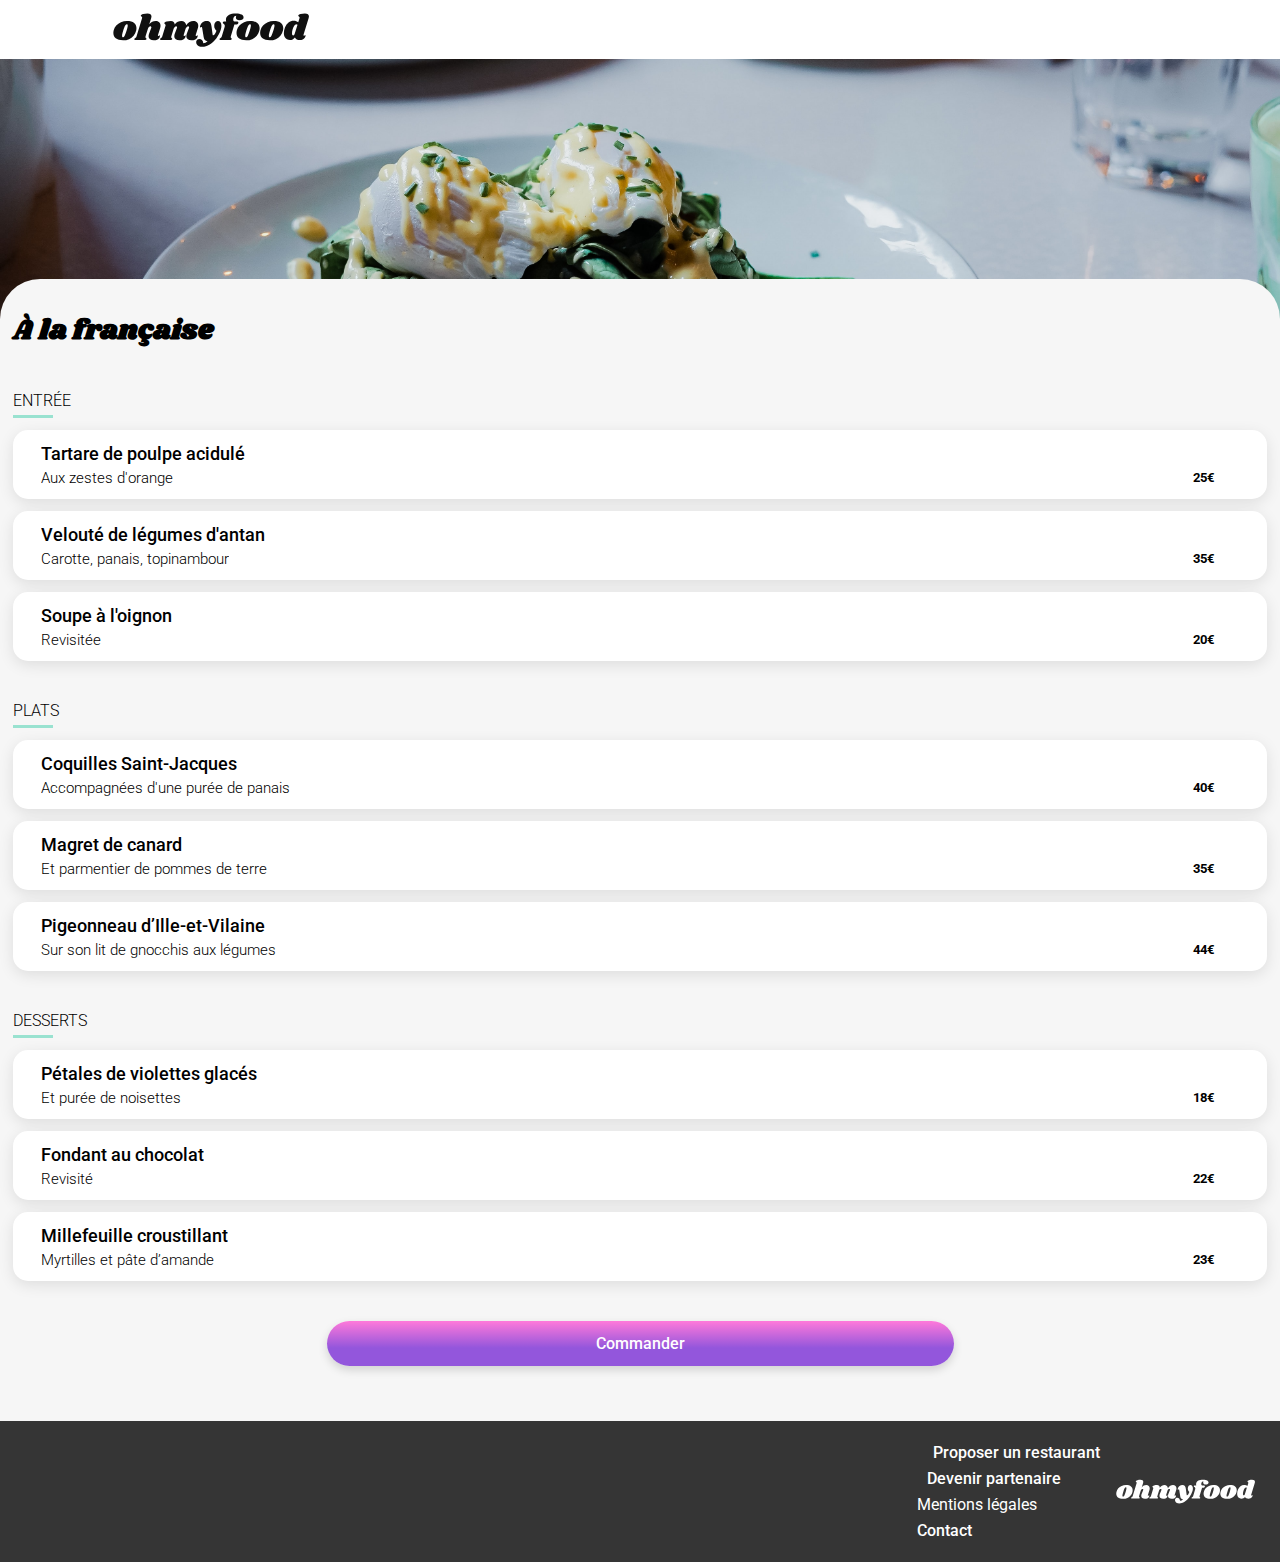
<file: HTML/Restaurants/Menu_A la française.html>
<!DOCTYPE html>

<html lang="fr">
    <head>
        <meta charset="utf-8"/>
        <meta name="viewport" content="width=device-width", initial-scale="1.0">
        <meta name="description" content="Menu du restaurant À la française sur le site Ohmyfood">
        <title>Restaurant A la française</title>
        <link rel="preconnect" href="https://fonts.googleapis.com">
        <link rel="preconnect" href="https://fonts.gstatic.com" crossorigin>
        <link href="https://fonts.googleapis.com/css2?family=Shrikhand&display=swap" rel="stylesheet">
        <link rel="preconnect" href="https://fonts.googleapis.com">
        <link rel="preconnect" href="https://fonts.gstatic.com" crossorigin>
        <link href="https://fonts.googleapis.com/css2?family=Roboto:ital,wght@0,100;0,300;0,400;0,500;0,700;0,900;1,100;1,300;1,400;1,500;1,700;1,900&family=Shrikhand&display=swap" rel="stylesheet">
        <link rel="stylesheet" href="https://cdnjs.cloudflare.com/ajax/libs/font-awesome/6.2.1/css/all.min.css" integrity="sha512-MV7K8+y+gLIBoVD59lQIYicR65iaqukzvf/nwasF0nqhPay5w/9lJmVM2hMDcnK1OnMGCdVK+iQrJ7lzPJQd1w==" crossorigin="anonymous" referrerpolicy="no-referrer">
        <link rel="stylesheet" href="../../SASS/Mobile/Restaurant-Mobile.css">
    </head>
    <body>
        <div class="Main-Container">
            <header id="Head__site">
                <nav class="Navbar">                                          
                            <a class="Navbar__Link"  href="../Accueil.html" aria-label="Retour vers la page d'accueil">
                                <i class="fa-solid fa-arrow-left"></i> 
                            </a>                                            
                    <div class="Navbar__Title">
                        <img class="Navbar__Title--Logo" src="..\..\IMAGES\Logos\ohmyfood@2x.svg" alt="Logo Ohmyfood">
                    </div>                    
                </nav>    
            </header>                                                              
                <main>
                    <div class="Background__Menu">
                        <img class="Background__Menu--IMG" src="../../IMAGES/Photos/toa-heftiba-DQKerTsQwi0-unsplash.jpg" alt="Oeufs pochés sur lit d'épinard et tranche de pain">
                    </div>
                    <article id="Main__Article">
                        <header class="Restaurant__Presentation">
                            <h1 class="Restaurant__Presentation--title">À la française</h1>
                            <i class="fa-regular fa-heart"></i>
                        </header>
                            <section class="Menu">
                                <div class="Menu__Starter">
                                    <h2 class="Menu__Starter--title">ENTRÉE</h2>
                                    <button class="Menu__Btn">
                                        <div class="Menu__Select">
                                            <h3 class="Menu__Select--dishe">Tartare de poulpe acidulé</h3>
                                            <p class="Menu__Select--info">Aux zestes d'orange</p>                                            
                                        </div>
                                        <span class="Menu__Btn--price" data-price="25">25€</span>                                    
                                    </button>
                                    <button class="Menu__Btn">
                                        <div class="Menu__Select">
                                            <h3 class="Menu__Select--dishe">Velouté de légumes d'antan</h3>
                                            <p class="Menu__Select--info">Carotte, panais, topinambour</p>
                                        </div>
                                        <span class="Menu__Btn--price" data-price="35">35€</span>                                        
                                    </button>                                    
                                    <button class="Menu__Btn">
                                        <div class="Menu__Select">
                                            <h3 class="Menu__Select--dishe">Soupe à l'oignon</h3>
                                            <p class="Menu__Select--info">Revisitée</p>                                            
                                        </div>
                                        <span class="Menu__Btn--price" data-price="20">20€</span>                                       
                                    </button>                                
                                </div>                            
                                <div class="Menu__Maincourse">
                                    <h2 class="Menu__Maincourse--title">PLATS</h2>
                                    <button class="Menu__Btn">
                                        <div class="Menu__Select">
                                            <h3 class="Menu__Select--dishe">Coquilles Saint-Jacques</h3>
                                            <p class="Menu__Select--info">Accompagnées d'une purée de panais</p>
                                        </div>
                                        <span class="Menu__Btn--price" data-price="40">40€</span>                                        
                                    </button>                                    
                                    <button class="Menu__Btn">
                                        <div class="Menu__Select">
                                            <h3 class="Menu__Select--dishe">Magret de canard</h3>
                                            <p class="Menu__Select--info">Et parmentier de pommes de terre</p>
                                        </div> 
                                        <span class="Menu__Btn--price" data-price="35">35€</span>                                       
                                    </button>                                    
                                    <button class="Menu__Btn">
                                        <div class="Menu__Select">
                                            <h3 class="Menu__Select--dishe">Pigeonneau d’Ille-et-Vilaine</h3>
                                            <p class="Menu__Select--info">Sur son lit de gnocchis aux légumes</p>                                            
                                        </div>
                                        <span class="Menu__Btn--price" data-price="44">44€</span>                                                       
                                    </button>
                                </div>    
                                <div class="Menu__Dessert">
                                    <h2 class="Menu__Dessert--title">DESSERTS</h2>                                    
                                    <button class="Menu__Btn">
                                        <div class="Menu__Select">
                                            <h3 class="Menu__Select--dishe">Pétales de violettes glacés</h3>
                                            <p class="Menu__Select--info">Et purée de noisettes</p>                                            
                                        </div>
                                        <span class="Menu__Btn--price" data-price="18">18€</span>                                    
                                    </button>                            
                                    <button class="Menu__Btn">
                                        <div class="Menu__Select">
                                            <h3 class="Menu__Select--dishe">Fondant au chocolat</h3>
                                            <p class="Menu__Select--info">Revisité</p>                                            
                                        </div>
                                        <span class="Menu__Btn--price" data-price="22">22€</span>                                                                                                                                                                   
                                    </button>
                                    <button class="Menu__Btn">
                                        <div class="Menu__Select">
                                            <h3 class="Menu__Select--dishe">Millefeuille croustillant</h3>
                                            <p class="Menu__Select--info">Myrtilles et pâte d’amande</p>                                            
                                        </div>
                                        <span class="Menu__Btn--price" data-price="23">23€</span>                                                                                                                                                                   
                                    </button>
                                </div>                            
                                    <button class="Menu__CommandBTN">Commander</button>                    
                        </section>                                                                        
                    </article>                    
                </main>
            <footer id="Generic__Footer">
                <div class="Container__List">
                    <img class="Container__List--logo" src="../../IMAGES/Logos/ohmyfood@2xwhite.svg" alt="Logo Ohmyfood">
                    <ul class="List__Info">
                        <li class="List__Info--suggest"><i class="fa-solid fa-utensils"></i>Proposer un restaurant</li>
                        <li class="List__Info--partner"><i class="fa-solid fa-handshake-angle"></i>Devenir partenaire</li>
                        <li class="List__Info--legal">Mentions légales</li>
                        <li class="List__Info--contact"><a class="List__Info--link"href="mailto:ohmyfood@gmail.com">Contact</a></li>
                    </ul>
                </div>
            </footer>                              
        </div>
    </body>        
</html>
</file>
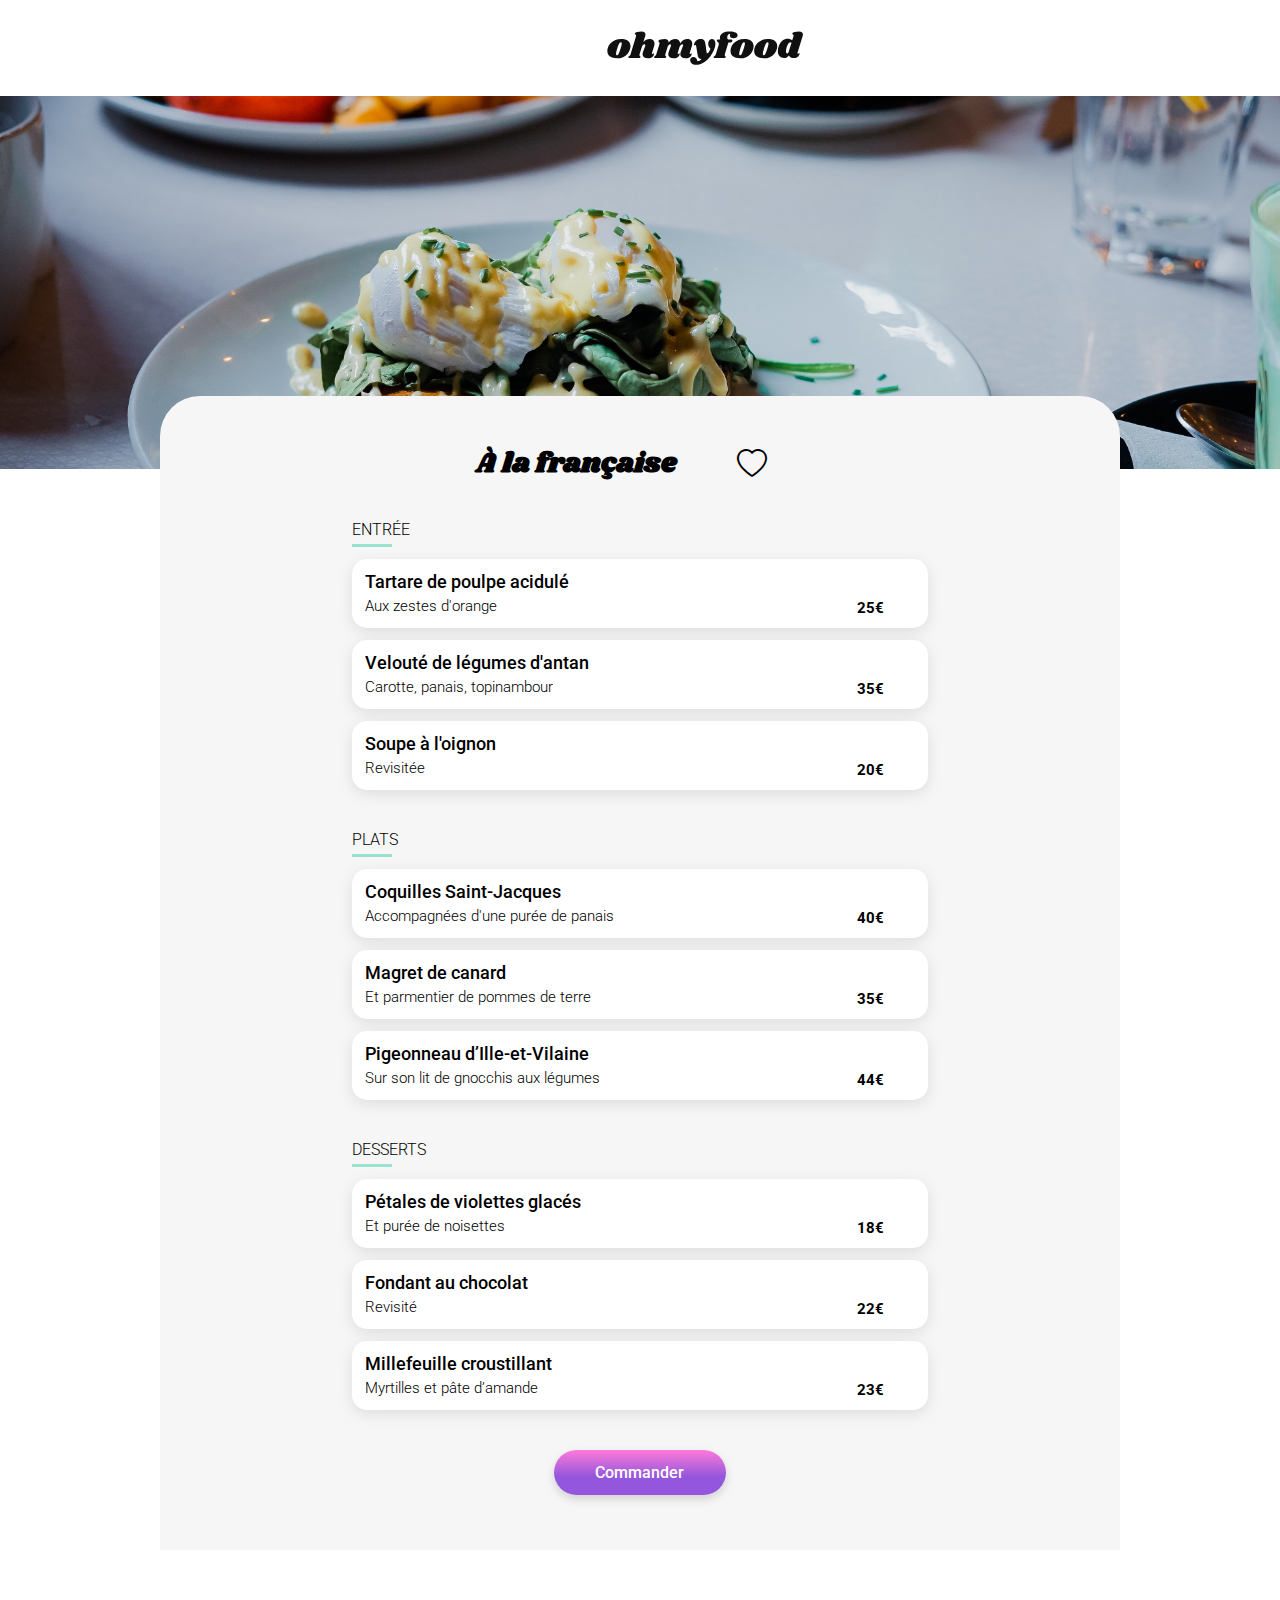
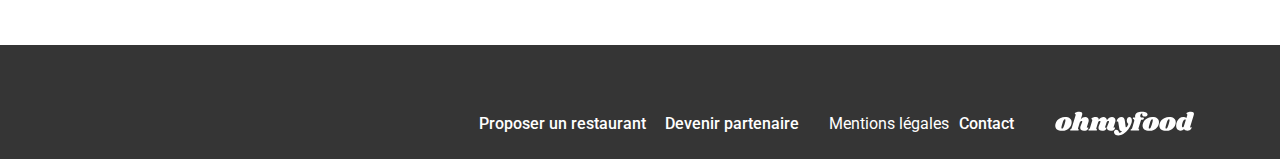
<file: HTML/Restaurants/Menu_A_la_française.html>
<!DOCTYPE html>

<html lang="fr">
    <head>
        <meta charset="utf-8">
        <meta name="viewport" content="width=device-width initial-scale=1.0">
        <meta name="description" content="Menu du restaurant À la française sur le site Ohmyfood">
        <title>Restaurant A la française</title>
        <link rel="preconnect" href="https://fonts.googleapis.com">
        <link rel="preconnect" href="https://fonts.gstatic.com" crossorigin>
        <link href="https://fonts.googleapis.com/css2?family=Shrikhand&display=swap" rel="stylesheet">
        <link rel="preconnect" href="https://fonts.googleapis.com">
        <link rel="preconnect" href="https://fonts.gstatic.com" crossorigin>
        <link rel="stylesheet" href="https://cdn.jsdelivr.net/npm/bootstrap-icons@1.11.3/font/bootstrap-icons.min.css">
        <link href="https://fonts.googleapis.com/css2?family=Roboto:ital,wght@0,100;0,300;0,400;0,500;0,700;0,900;1,100;1,300;1,400;1,500;1,700;1,900&family=Shrikhand&display=swap" rel="stylesheet">
        <link rel="stylesheet" href="https://cdnjs.cloudflare.com/ajax/libs/font-awesome/6.2.1/css/all.min.css" integrity="sha512-MV7K8+y+gLIBoVD59lQIYicR65iaqukzvf/nwasF0nqhPay5w/9lJmVM2hMDcnK1OnMGCdVK+iQrJ7lzPJQd1w==" crossorigin="anonymous" referrerpolicy="no-referrer">
        <link rel="stylesheet" media="screen and (min-width: 320px) and (max-width: 780px)" href="../../SASS/Mobile/Restaurant-Mobile.css" type="text/css">
        <link rel="stylesheet" media="(min-width : 1024px)" href="../../SASS/Desktop/Restaurant-Desktop.css" type="text/css">
        <link rel="stylesheet" media="screen and (min-width : 780.1px) and (max-width : 1023.9px)" href="../../SASS/Tablette/Restaurant.Tablette.css" type="text/css">
    </head>
    <body>
        <div class="Main-Container">
            <header id="Head__site">
                <nav class="Navbar">                                          
                            <a class="Navbar__Link"  href="../../index.html" aria-label="Retour vers la page d'accueil">
                                <i class="fa-solid fa-arrow-left"></i> 
                            </a>                                            
                    <div class="Navbar__Title">
                        <img class="Navbar__Title--Logo" src="../../IMAGES/Logos/ohmyfood@2x.svg" alt="Logo Ohmyfood">
                    </div>                    
                </nav>    
            </header>                                                              
                <main>
                    <div class="Background__Menu">
                        <img class="Background__Menu--IMG" src="../../IMAGES/Photos/toa-heftiba-DQKerTsQwi0-unsplash.jpg" alt="Oeufs pochés sur lit d'épinard et tranche de pain">
                    </div>
                    <article id="Main__Article">
                        <header class="Restaurant__Presentation">
                            <h1 class="Restaurant__Presentation--title">À la française</h1>
                            <div class="Heartbox">
                                <i class="bi bi-heart"></i>
                            </div>
                        </header>
                            <section class="Menu">
                                <div class="Menu__Starter">
                                    <h2 class="Menu__Starter--title">ENTRÉE</h2>
                                    <div class="Menu__Btn">
                                        <div class="Menu__Select">
                                            <h3 class="Menu__Select--dishe">Tartare de poulpe acidulé</h3>
                                            <p class="Menu__Select--info">Aux zestes d'orange</p>                                            
                                        </div>
                                        <span class="Menu__Btn--price" data-price="25">25€</span>                                                                            
                                    </div>
                                    <div class="Menu__Btn">
                                        <div class="Menu__Select">
                                            <h3 class="Menu__Select--dishe">Velouté de légumes d'antan</h3>
                                            <p class="Menu__Select--info">Carotte, panais, topinambour</p>
                                        </div>
                                        <span class="Menu__Btn--price" data-price="35">35€</span>                                                                                 
                                    </div>                                    
                                    <div class="Menu__Btn">
                                        <div class="Menu__Select">
                                            <h3 class="Menu__Select--dishe">Soupe à l'oignon</h3>
                                            <p class="Menu__Select--info">Revisitée</p>                                            
                                        </div>
                                        <span class="Menu__Btn--price" data-price="20">20€</span>                                                                                
                                    </div>                                
                                </div>                            
                                <div class="Menu__Maincourse">
                                    <h2 class="Menu__Maincourse--title">PLATS</h2>
                                    <div class="Menu__Btn">
                                        <div class="Menu__Select">
                                            <h3 class="Menu__Select--dishe">Coquilles Saint-Jacques</h3>
                                            <p class="Menu__Select--info">Accompagnées d'une purée de panais</p>
                                        </div>
                                        <span class="Menu__Btn--price" data-price="40">40€</span>                                                                                 
                                    </div>                                    
                                    <div class="Menu__Btn">
                                        <div class="Menu__Select">
                                            <h3 class="Menu__Select--dishe">Magret de canard</h3>
                                            <p class="Menu__Select--info">Et parmentier de pommes de terre</p>
                                        </div> 
                                        <span class="Menu__Btn--price" data-price="35">35€</span>                                                                                
                                    </div>                                    
                                    <div class="Menu__Btn">
                                        <div class="Menu__Select">
                                            <h3 class="Menu__Select--dishe">Pigeonneau d’Ille-et-Vilaine</h3>
                                            <p class="Menu__Select--info">Sur son lit de gnocchis aux légumes</p>                                            
                                        </div>
                                        <span class="Menu__Btn--price" data-price="44">44€</span>                                                                                                
                                    </div>
                                </div>    
                                <div class="Menu__Dessert">
                                    <h2 class="Menu__Dessert--title">DESSERTS</h2>                                    
                                    <div class="Menu__Btn">
                                        <div class="Menu__Select">
                                            <h3 class="Menu__Select--dishe">Pétales de violettes glacés</h3>
                                            <p class="Menu__Select--info">Et purée de noisettes</p>                                            
                                        </div>
                                        <span class="Menu__Btn--price" data-price="18">18€</span>                                                                             
                                    </div>                            
                                    <div class="Menu__Btn">
                                        <div class="Menu__Select">
                                            <h3 class="Menu__Select--dishe">Fondant au chocolat</h3>
                                            <p class="Menu__Select--info">Revisité</p>                                            
                                        </div>
                                        <span class="Menu__Btn--price" data-price="22">22€</span>                                                                                                                                                                                                            
                                    </div>
                                    <div class="Menu__Btn">
                                        <div class="Menu__Select">
                                            <h3 class="Menu__Select--dishe">Millefeuille croustillant</h3>
                                            <p class="Menu__Select--info">Myrtilles et pâte d’amande</p>                                            
                                        </div>
                                        <span class="Menu__Btn--price" data-price="23">23€</span>                                                                                                                                                                                                            
                                    </div>
                                </div>                            
                                    <button class="Menu__CommandBTN">Commander</button>                    
                        </section>                                                                        
                    </article>                    
                </main>                                     
        </div>
        <footer id="Generic__Footer">            
            <div class="Container__List">
                <div>
                    <img class="Container__List--logo" src="/IMAGES/Logos/ohmyfood@2xwhite.svg" alt="Logo Ohmyfood">
                </div>
                <div>
                    <ul class="List__Info">
                        <li class="List__Info--suggest">
                            <i class="fa-solid fa-utensils"></i>
                            Proposer un restaurant</li>
                        <li class="List__Info--partner"><i class="fa-solid fa-handshake-angle"></i>
                            Devenir partenaire</li>
                        <li class="List__Info--legal">Mentions légales</li>
                        <li class="List__Info--contact">
                            <a class="List__Info--link" href="mailto:ohmyfood@gmail.com">Contact</a>
                        </li>
                    </ul>
                </div>                
            </div>
        </footer>            
    </body>        
</html>
</file>
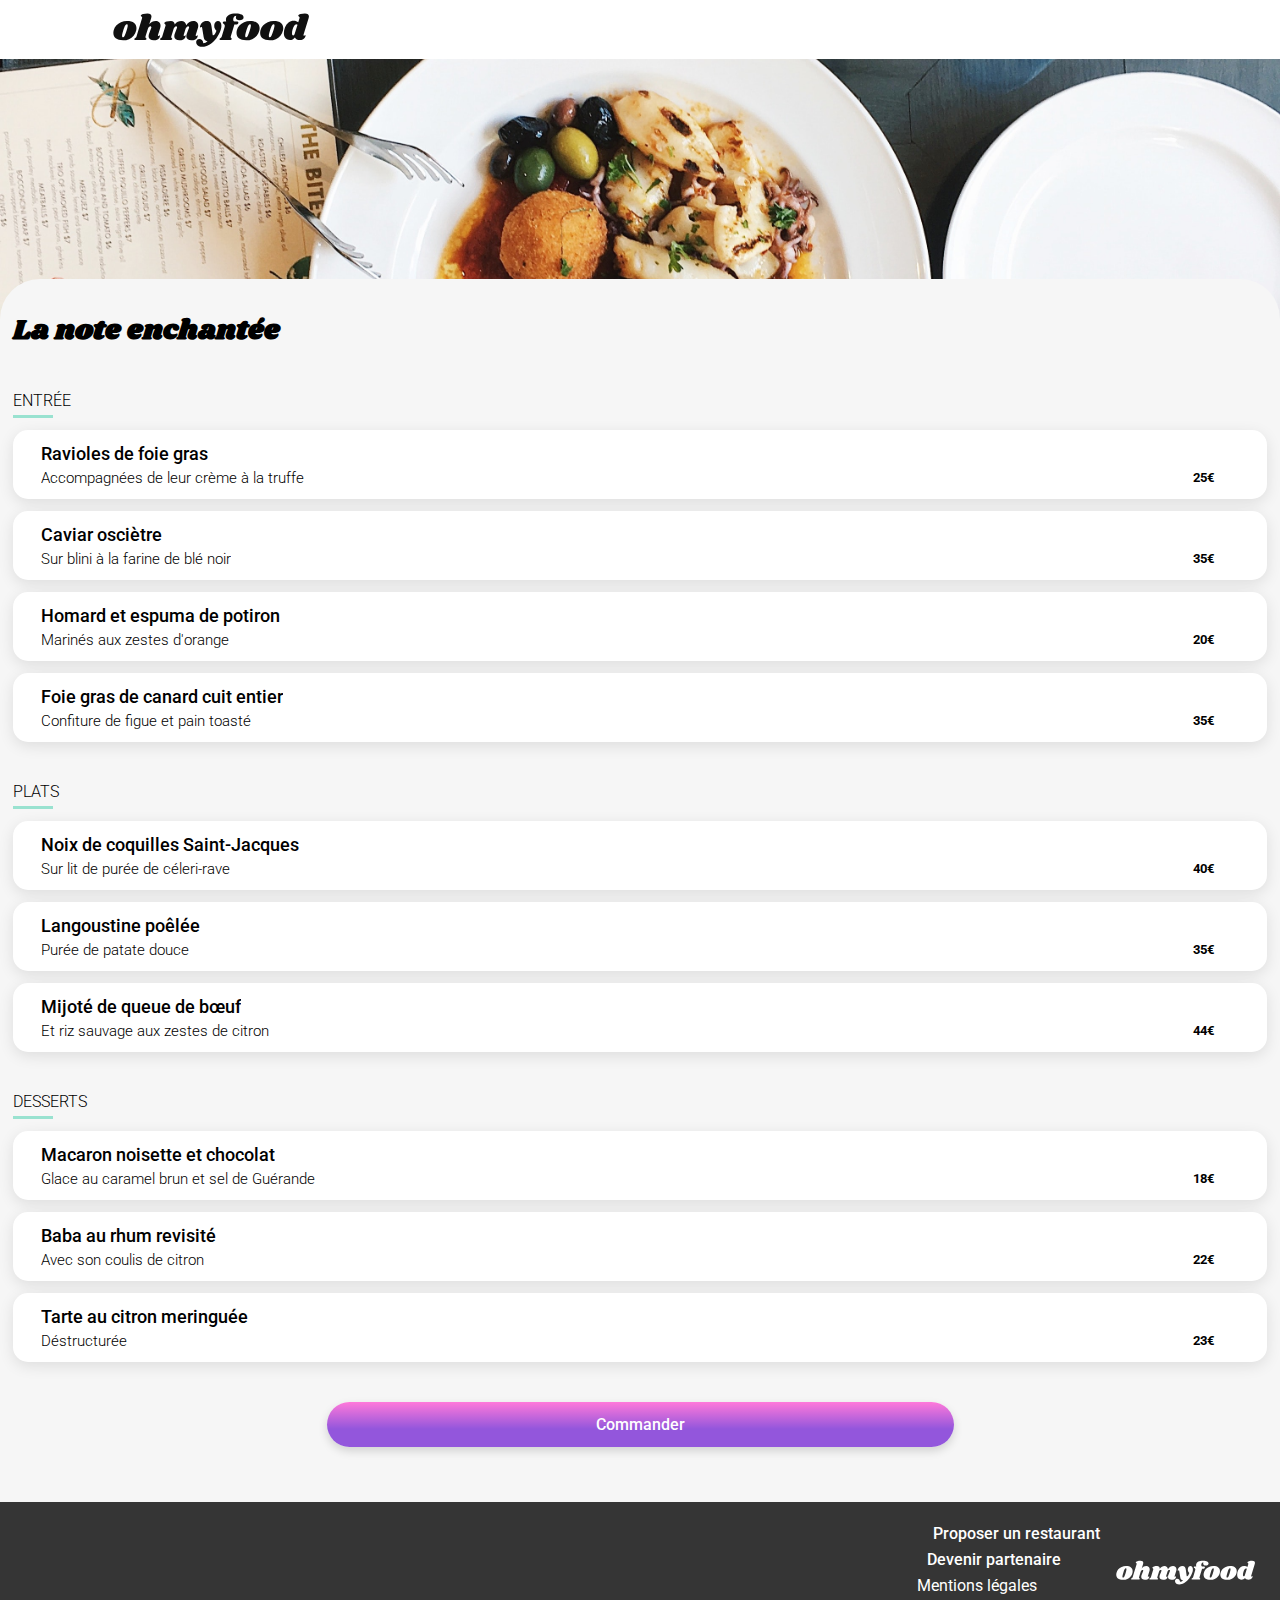
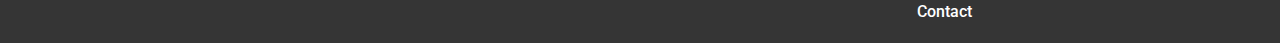
<file: HTML/Restaurants/Menu_La note enchantée.html>
<!DOCTYPE html>

<html lang="fr">
    <head>
        <meta charset="utf-8"/>
        <meta name="viewport" content="width=device-width", initial-scale="1.0">
        <meta name="description" content="Menu du restaurant La note enchantée sur le site Ohmyfood">
        <title>Restaurant la note enchantée</title>
        <link rel="preconnect" href="https://fonts.googleapis.com">
        <link rel="preconnect" href="https://fonts.gstatic.com" crossorigin>
        <link href="https://fonts.googleapis.com/css2?family=Shrikhand&display=swap" rel="stylesheet">
        <link rel="preconnect" href="https://fonts.googleapis.com">
        <link rel="preconnect" href="https://fonts.gstatic.com" crossorigin>
        <link href="https://fonts.googleapis.com/css2?family=Roboto:ital,wght@0,100;0,300;0,400;0,500;0,700;0,900;1,100;1,300;1,400;1,500;1,700;1,900&family=Shrikhand&display=swap" rel="stylesheet">
        <link rel="stylesheet" href="https://cdnjs.cloudflare.com/ajax/libs/font-awesome/6.2.1/css/all.min.css" integrity="sha512-MV7K8+y+gLIBoVD59lQIYicR65iaqukzvf/nwasF0nqhPay5w/9lJmVM2hMDcnK1OnMGCdVK+iQrJ7lzPJQd1w==" crossorigin="anonymous" referrerpolicy="no-referrer">
        <link rel="stylesheet" href="../../SASS/Mobile/Restaurant-Mobile.css">
    </head>
    <body>
        <div class="Main-Container">
            <header id="Head__site">
                <nav class="Navbar">                                          
                            <a class="Navbar__Link"  href="../Accueil.html" aria-label="Retour vers la page d'accueil">
                                <i class="fa-solid fa-arrow-left"></i> 
                            </a>                                            
                    <div class="Navbar__Title">
                        <img class="Navbar__Title--Logo" src="..\..\IMAGES\Logos\ohmyfood@2x.svg" alt="Logo Ohmyfood">
                    </div>                    
                </nav>    
            </header>                                          
                <div class="Main-Container__Menu">
                <main>
                    <div class="Background__Menu">
                        <img class="Background__Menu--IMG" src="../../IMAGES/Photos/stil-u2Lp8tXIcjw-unsplash.jpg" alt="Oeufs pochés sur lit d'épinard et tranche de pain">
                    </div>
                    <article id="Main__Article">
                        <header class="Restaurant__Presentation">
                            <h1 class="Restaurant__Presentation--title">La note enchantée</h1>
                            <i class="fa-regular fa-heart"></i>
                        </header>
                            <section class="Menu">
                                <div class="Menu__Starter">
                                    <h2 class="Menu__Starter--title">ENTRÉE</h2>
                                    <button class="Menu__Btn">
                                        <div class="Menu__Select">
                                            <h3 class="Menu__Select--dishe">Ravioles de foie gras</h3>
                                            <p class="Menu__Select--info">Accompagnées de leur crème à la truffe</p>                                            
                                        </div>
                                        <span class="Menu__Btn--price" data-price="25">25€</span>                                    
                                    </button>
                                    <button class="Menu__Btn">
                                        <div class="Menu__Select">
                                            <h3 class="Menu__Select--dishe">Caviar osciètre</h3>
                                            <p class="Menu__Select--info">Sur blini à la farine de blé noir</p>
                                        </div>
                                        <span class="Menu__Btn--price" data-price="35">35€</span>                                        
                                    </button>                                    
                                    <button class="Menu__Btn">
                                        <div class="Menu__Select">
                                            <h3 class="Menu__Select--dishe">Homard et espuma de potiron</h3>
                                            <p class="Menu__Select--info">Marinés aux zestes d'orange</p>                                            
                                        </div>
                                        <span class="Menu__Btn--price" data-price="20">20€</span>                                       
                                    </button>
                                    <button class="Menu__Btn">
                                        <div class="Menu__Select">
                                            <h3 class="Menu__Select--dishe">Foie gras de canard cuit entier</h3>
                                            <p class="Menu__Select--info">Confiture de figue et pain toasté</p>                                            
                                        </div>
                                        <span class="Menu__Btn--price" data-price="35">35€</span>                                       
                                    </button>                                
                                </div>                            
                                <div class="Menu__Maincourse">
                                    <h2 class="Menu__Maincourse--title">PLATS</h2>
                                    <button class="Menu__Btn">
                                        <div class="Menu__Select">
                                            <h3 class="Menu__Select--dishe">Noix de coquilles Saint-Jacques</h3>
                                            <p class="Menu__Select--info">Sur lit de purée de céleri-rave</p>
                                        </div>
                                        <span class="Menu__Btn--price" data-price="40">40€</span>                                        
                                    </button>                                    
                                    <button class="Menu__Btn">
                                        <div class="Menu__Select">
                                            <h3 class="Menu__Select--dishe">Langoustine poêlée</h3>
                                            <p class="Menu__Select--info">Purée de patate douce</p>
                                        </div> 
                                        <span class="Menu__Btn--price" data-price="35">35€</span>                                       
                                    </button>                                    
                                    <button class="Menu__Btn">
                                        <div class="Menu__Select">
                                            <h3 class="Menu__Select--dishe">Mijoté de queue de bœuf</h3>
                                            <p class="Menu__Select--info">Et riz sauvage aux zestes de citron</p>                                            
                                        </div>
                                        <span class="Menu__Btn--price" data-price="44">44€</span>                                                       
                                    </button>
                                </div>    
                                <div class="Menu__Dessert">
                                    <h2 class="Menu__Dessert--title">DESSERTS</h2>                                    
                                    <button class="Menu__Btn">
                                        <div class="Menu__Select">
                                            <h3 class="Menu__Select--dishe">Macaron noisette et chocolat</h3>
                                            <p class="Menu__Select--info">Glace au caramel brun et sel de Guérande</p>                                            
                                        </div>
                                        <span class="Menu__Btn--price" data-price="18">18€</span>                                    
                                    </button>                            
                                    <button class="Menu__Btn">
                                        <div class="Menu__Select">
                                            <h3 class="Menu__Select--dishe">Baba au rhum revisité</h3>
                                            <p class="Menu__Select--info">Avec son coulis de citron</p>                                            
                                        </div>
                                        <span class="Menu__Btn--price" data-price="22">22€</span>                                                                                                                                                                   
                                    </button>
                                    <button class="Menu__Btn">
                                        <div class="Menu__Select">
                                            <h3 class="Menu__Select--dishe">Tarte au citron meringuée</h3>
                                            <p class="Menu__Select--info">Déstructurée</p>                                            
                                        </div>
                                        <span class="Menu__Btn--price" data-price="23">23€</span>                                                                                                                                                                   
                                    </button>
                                </div>                            
                                    <button class="Menu__CommandBTN">Commander</button>                    
                        </section>                                                   
                    </article>
                </main>                          
            <footer id="Generic__Footer">
                <div class="Container__List">
                    <img class="Container__List--logo" src="../../IMAGES/Logos/ohmyfood@2xwhite.svg" alt="Logo Ohmyfood">
                    <ul class="List__Info">
                        <li class="List__Info--suggest"><i class="fa-solid fa-utensils"></i>Proposer un restaurant</li>
                        <li class="List__Info--partner"><i class="fa-solid fa-handshake-angle"></i>Devenir partenaire</li>
                        <li class="List__Info--legal">Mentions légales</li>
                        <li class="List__Info--contact"><a class="List__Info--link"href="mailto:ohmyfood@gmail.com">Contact</a></li>
                    </ul>
                </div>
            </footer>    
        </div>
    </body>        
</html>
</file>
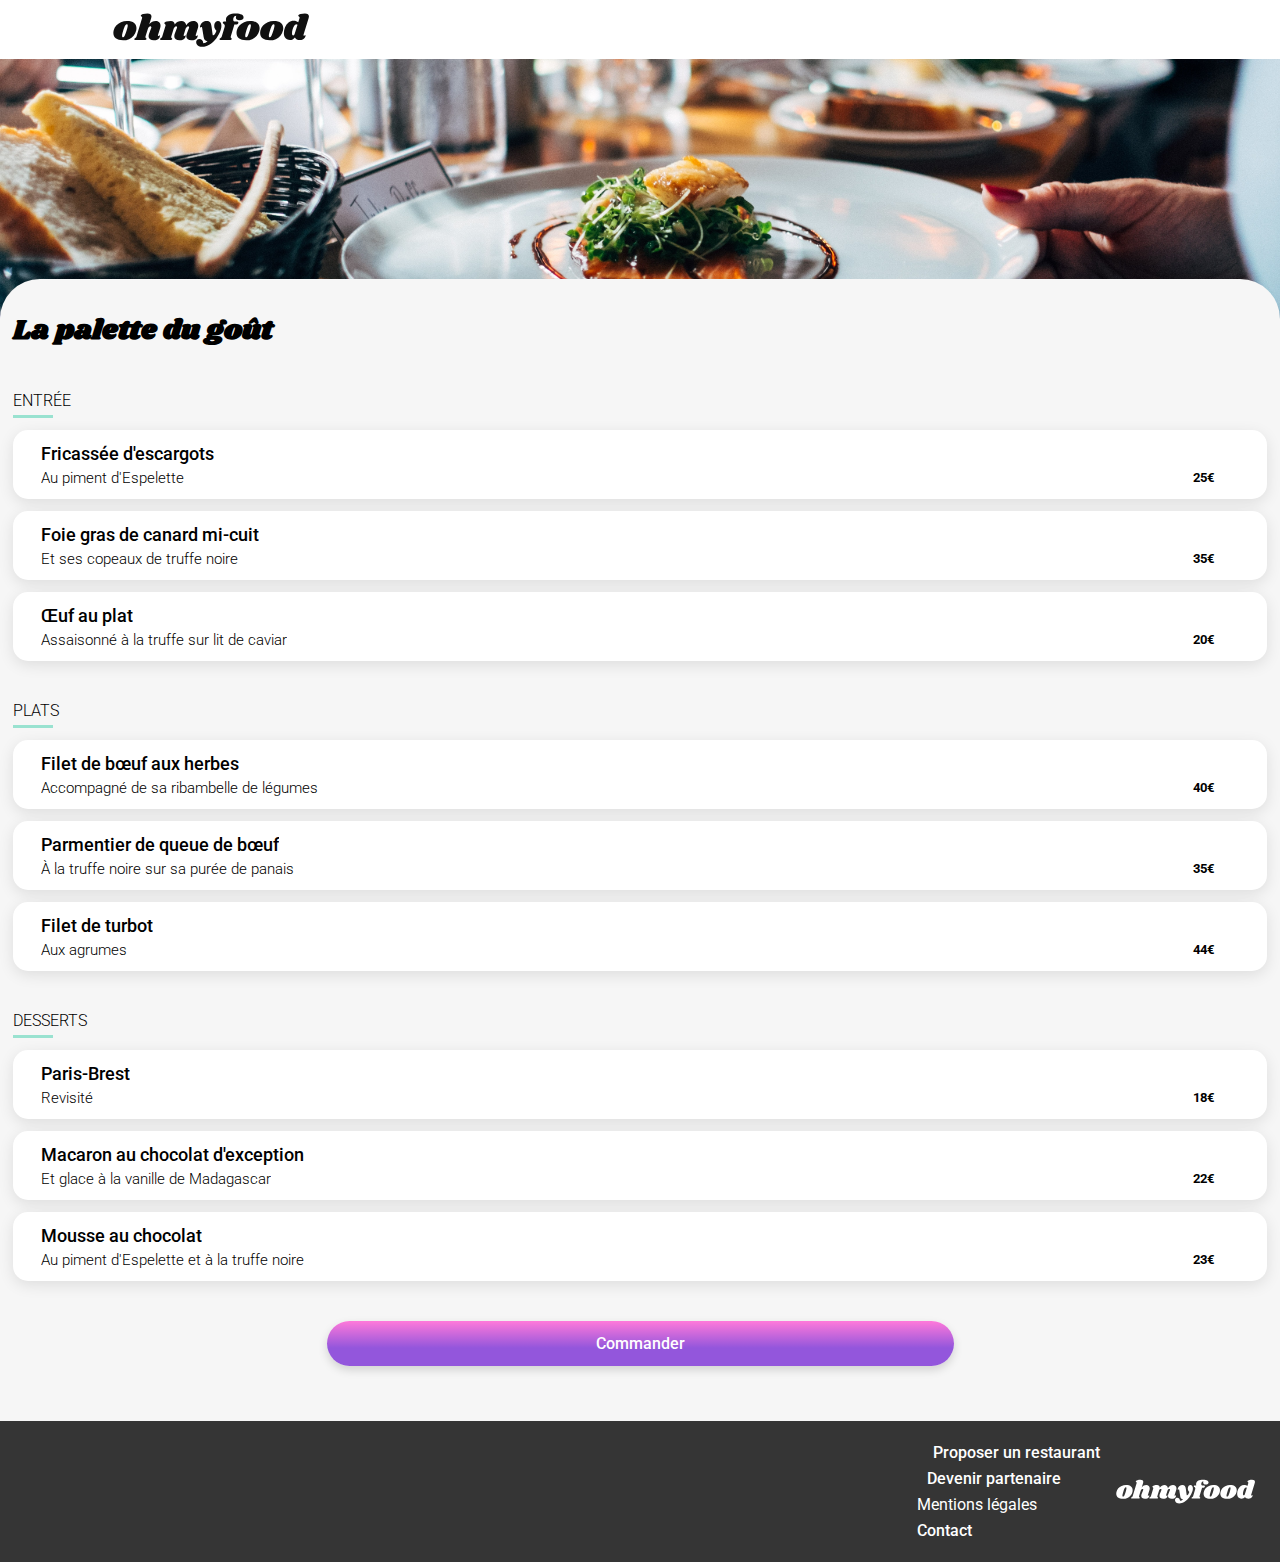
<file: HTML/Restaurants/Menu_La palette du goût.html>
<!DOCTYPE html>

<html lang="fr">
    <head>
        <meta charset="utf-8"/>
        <meta name="viewport" content="width=device-width", initial-scale="1.0">
        <meta name="description" content="Menu du restaurant la palette du goût sur le site Ohmyfood">
        <title>Restaurant la palette du goût</title>
        <link rel="preconnect" href="https://fonts.googleapis.com">
        <link rel="preconnect" href="https://fonts.gstatic.com" crossorigin>
        <link href="https://fonts.googleapis.com/css2?family=Shrikhand&display=swap" rel="stylesheet">
        <link rel="preconnect" href="https://fonts.googleapis.com">
        <link rel="preconnect" href="https://fonts.gstatic.com" crossorigin>
        <link href="https://fonts.googleapis.com/css2?family=Roboto:ital,wght@0,100;0,300;0,400;0,500;0,700;0,900;1,100;1,300;1,400;1,500;1,700;1,900&family=Shrikhand&display=swap" rel="stylesheet">
        <link rel="stylesheet" href="https://cdnjs.cloudflare.com/ajax/libs/font-awesome/6.2.1/css/all.min.css" integrity="sha512-MV7K8+y+gLIBoVD59lQIYicR65iaqukzvf/nwasF0nqhPay5w/9lJmVM2hMDcnK1OnMGCdVK+iQrJ7lzPJQd1w==" crossorigin="anonymous" referrerpolicy="no-referrer">
        <link rel="stylesheet" href="../../SASS/Mobile/Restaurant-Mobile.css">
    </head>
    <body>
        <div class="Main-Container">
            <header id="Head__site">
                <nav class="Navbar">                                          
                            <a class="Navbar__Link"  href="../Accueil.html" aria-label="Retour vers la page d'accueil">
                                <i class="fa-solid fa-arrow-left"></i> 
                            </a>                                            
                    <div class="Navbar__Title">
                        <img class="Navbar__Title--Logo" src="..\..\IMAGES\Logos\ohmyfood@2x.svg" alt="Logo Ohmyfood">
                    </div>                    
                </nav>    
            </header>                                                
                <div class="Main-Container__Menu">
                <main>
                    <div class="Background__Menu">
                        <img class="Background__Menu--IMG" src="../../IMAGES/Photos/jay-wennington-N_Y88TWmGwA-unsplash.jpg" alt="Oeufs pochés sur lit d'épinard et tranche de pain">
                    </div>
                    <article id="Main__Article">
                        <header class="Restaurant__Presentation">
                            <h1 class="Restaurant__Presentation--title">La palette du goût</h1>
                            <i class="fa-regular fa-heart"></i>
                        </header>
                            <section class="Menu">
                                <div class="Menu__Starter">
                                    <h2 class="Menu__Starter--title">ENTRÉE</h2>
                                    <button class="Menu__Btn">
                                        <div class="Menu__Select">
                                            <h3 class="Menu__Select--dishe">Fricassée d'escargots</h3>
                                            <p class="Menu__Select--info">Au piment d'Espelette</p>                                            
                                        </div>
                                        <span class="Menu__Btn--price" data-price="25">25€</span>                                    
                                    </button>
                                    <button class="Menu__Btn">
                                        <div class="Menu__Select">
                                            <h3 class="Menu__Select--dishe">Foie gras de canard mi-cuit</h3>
                                            <p class="Menu__Select--info">Et ses copeaux de truffe noire</p>
                                        </div>
                                        <span class="Menu__Btn--price" data-price="35">35€</span>                                        
                                    </button>                                    
                                    <button class="Menu__Btn">
                                        <div class="Menu__Select">
                                            <h3 class="Menu__Select--dishe">Œuf au plat</h3>
                                            <p class="Menu__Select--info">Assaisonné à la truffe sur lit de caviar</p>                                            
                                        </div>
                                        <span class="Menu__Btn--price" data-price="20">20€</span>                                       
                                    </button>                                
                                </div>                            
                                <div class="Menu__Maincourse">
                                    <h2 class="Menu__Maincourse--title">PLATS</h2>
                                    <button class="Menu__Btn">
                                        <div class="Menu__Select">
                                            <h3 class="Menu__Select--dishe">Filet de bœuf aux herbes</h3>
                                            <p class="Menu__Select--info">Accompagné de sa ribambelle de légumes</p>
                                        </div>
                                        <span class="Menu__Btn--price" data-price="40">40€</span>                                        
                                    </button>                                    
                                    <button class="Menu__Btn">
                                        <div class="Menu__Select">
                                            <h3 class="Menu__Select--dishe">Parmentier de queue de bœuf</h3>
                                            <p class="Menu__Select--info">À la truffe noire sur sa purée de panais</p>
                                        </div> 
                                        <span class="Menu__Btn--price" data-price="35">35€</span>                                       
                                    </button>                                    
                                    <button class="Menu__Btn">
                                        <div class="Menu__Select">
                                            <h3 class="Menu__Select--dishe">Filet de turbot</h3>
                                            <p class="Menu__Select--info">Aux agrumes</p>                                            
                                        </div>
                                        <span class="Menu__Btn--price" data-price="44">44€</span>                                                       
                                    </button>
                                </div>    
                                <div class="Menu__Dessert">
                                    <h2 class="Menu__Dessert--title">DESSERTS</h2>                                    
                                    <button class="Menu__Btn">
                                        <div class="Menu__Select">
                                            <h3 class="Menu__Select--dishe">Paris-Brest</h3>
                                            <p class="Menu__Select--info">Revisité</p>                                            
                                        </div>
                                        <span class="Menu__Btn--price" data-price="18">18€</span>                                    
                                    </button>                            
                                    <button class="Menu__Btn">
                                        <div class="Menu__Select">
                                            <h3 class="Menu__Select--dishe">Macaron au chocolat d'exception</h3>
                                            <p class="Menu__Select--info">Et glace à la vanille de Madagascar</p>                                            
                                        </div>
                                        <span class="Menu__Btn--price" data-price="22">22€</span>                                                                                                                                                                   
                                    </button>
                                    <button class="Menu__Btn">
                                        <div class="Menu__Select">
                                            <h3 class="Menu__Select--dishe">Mousse au chocolat</h3>
                                            <p class="Menu__Select--info">Au piment d'Espelette et à la truffe noire</p>                                            
                                        </div>
                                        <span class="Menu__Btn--price" data-price="23">23€</span>                                                                                                                                                                   
                                    </button>
                                </div>                            
                                    <button class="Menu__CommandBTN">Commander</button>                    
                        </section>                                                                        
                    </article>                    
                </main>
            <footer id="Generic__Footer">
                <div class="Container__List">
                    <img class="Container__List--logo" src="../../IMAGES/Logos/ohmyfood@2xwhite.svg" alt="Logo Ohmyfood">
                    <ul class="List__Info">
                        <li class="List__Info--suggest"><i class="fa-solid fa-utensils"></i>Proposer un restaurant</li>
                        <li class="List__Info--partner"><i class="fa-solid fa-handshake-angle"></i>Devenir partenaire</li>
                        <li class="List__Info--legal">Mentions légales</li>
                        <li class="List__Info--contact"><a class="List__Info--link"href="mailto:ohmyfood@gmail.com">Contact</a></li>
                    </ul>
                </div>
            </footer>                              
        </div>
    </body>        
</html>
</file>
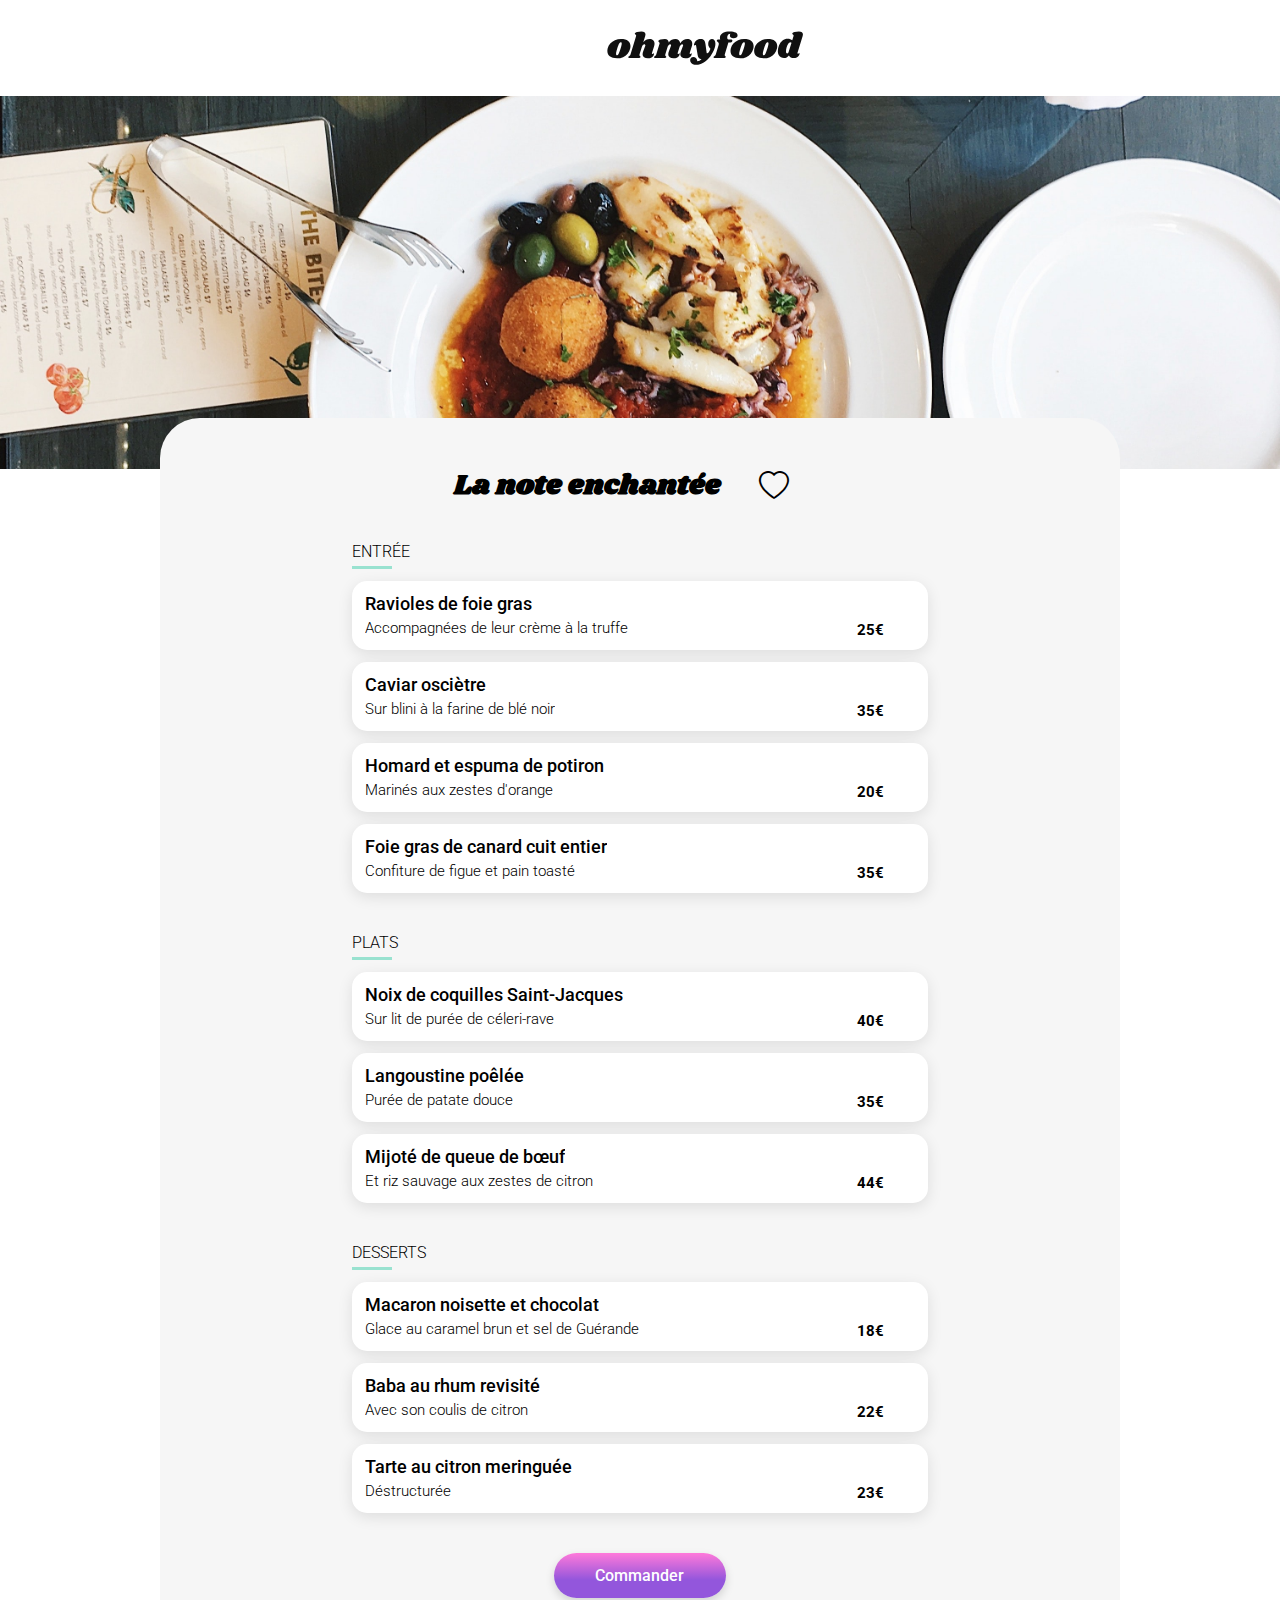
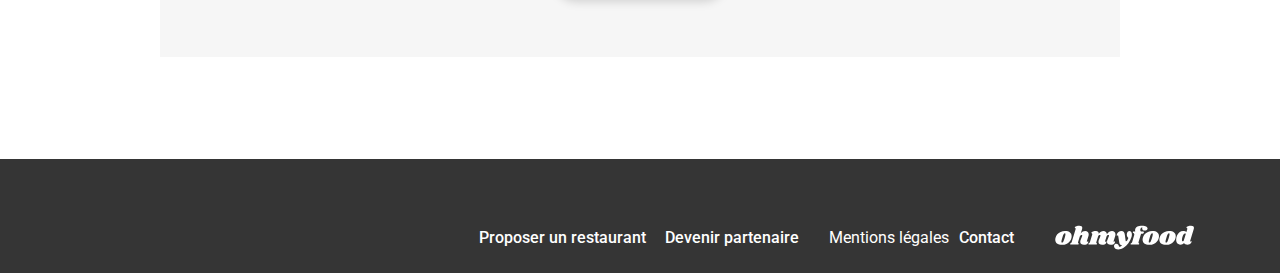
<file: HTML/Restaurants/Menu_La_note_enchantée.html>
<!DOCTYPE html>

<html lang="fr">
    <head>
        <meta charset="utf-8">
        <meta name="viewport" content="width=device-width initial-scale=1.0">
        <meta name="description" content="Menu du restaurant La note enchantée sur le site Ohmyfood">
        <title>Restaurant la note enchantée</title>
        <link rel="preconnect" href="https://fonts.googleapis.com">
        <link rel="preconnect" href="https://fonts.gstatic.com" crossorigin>
        <link href="https://fonts.googleapis.com/css2?family=Shrikhand&display=swap" rel="stylesheet">
        <link rel="preconnect" href="https://fonts.googleapis.com">
        <link rel="preconnect" href="https://fonts.gstatic.com" crossorigin>
        <link href="https://fonts.googleapis.com/css2?family=Roboto:ital,wght@0,100;0,300;0,400;0,500;0,700;0,900;1,100;1,300;1,400;1,500;1,700;1,900&family=Shrikhand&display=swap" rel="stylesheet">
        <link rel="stylesheet" href="https://cdn.jsdelivr.net/npm/bootstrap-icons@1.11.3/font/bootstrap-icons.min.css">
        <link rel="stylesheet" href="https://cdnjs.cloudflare.com/ajax/libs/font-awesome/6.2.1/css/all.min.css" integrity="sha512-MV7K8+y+gLIBoVD59lQIYicR65iaqukzvf/nwasF0nqhPay5w/9lJmVM2hMDcnK1OnMGCdVK+iQrJ7lzPJQd1w==" crossorigin="anonymous" referrerpolicy="no-referrer">
        <link rel="stylesheet" media="screen and (min-width: 320px) and (max-width: 780px)" href="../../SASS/Mobile/Restaurant-Mobile.css" type="text/css">
        <link rel="stylesheet" media="(min-width : 1024px)" href="../../SASS/Desktop/Restaurant-Desktop.css" type="text/css">
        <link rel="stylesheet" media="screen and (min-width : 780.1px) and (max-width : 1023.9px)" href="../../SASS/Tablette/Restaurant.Tablette.css" type="text/css">
    </head>
    <body>
        <div class="Main-Container">
            <header id="Head__site">
                <nav class="Navbar">                                          
                            <a class="Navbar__Link"  href="../../index.html" aria-label="Retour vers la page d'accueil">
                                <i class="fa-solid fa-arrow-left"></i> 
                            </a>                                            
                    <div class="Navbar__Title">
                        <img class="Navbar__Title--Logo" src="../../IMAGES/Logos/ohmyfood@2x.svg" alt="Logo Ohmyfood">
                    </div>                    
                </nav>    
            </header>                                          
                <div class="Main-Container__Menu">
                    <main>
                        <div class="Background__Menu">
                            <img class="Background__Menu--IMG" src="../../IMAGES/Photos/stil-u2Lp8tXIcjw-unsplash.jpg" alt="Oeufs pochés sur lit d'épinard et tranche de pain">
                        </div>
                        <article id="Main__Article">
                            <header class="Restaurant__Presentation">
                                <h1 class="Restaurant__Presentation--title">La note enchantée</h1>
                                <div class="Heartbox">
                                    <i class="bi bi-heart"></i>
                                </div>
                            </header>
                                <section class="Menu">
                                    <div class="Menu__Starter">
                                        <h2 class="Menu__Starter--title">ENTRÉE</h2>
                                        <div class="Menu__Btn">
                                            <div class="Menu__Select">
                                                <h3 class="Menu__Select--dishe">Ravioles de foie gras</h3>
                                                <p class="Menu__Select--info">Accompagnées de leur crème à la truffe</p>                                            
                                            </div>
                                            <span class="Menu__Btn--price" data-price="25">25€</span>                                    
                                        </div>
                                        <div class="Menu__Btn">
                                            <div class="Menu__Select">
                                                <h3 class="Menu__Select--dishe">Caviar osciètre</h3>
                                                <p class="Menu__Select--info">Sur blini à la farine de blé noir</p>
                                            </div>
                                            <span class="Menu__Btn--price" data-price="35">35€</span>                                        
                                        </div>                                    
                                        <div class="Menu__Btn">
                                            <div class="Menu__Select">
                                                <h3 class="Menu__Select--dishe">Homard et espuma de potiron</h3>
                                                <p class="Menu__Select--info">Marinés aux zestes d'orange</p>                                            
                                            </div>
                                            <span class="Menu__Btn--price" data-price="20">20€</span>                                       
                                        </div>
                                        <div class="Menu__Btn">
                                            <div class="Menu__Select">
                                                <h3 class="Menu__Select--dishe">Foie gras de canard cuit entier</h3>
                                                <p class="Menu__Select--info">Confiture de figue et pain toasté</p>                                            
                                            </div>
                                            <span class="Menu__Btn--price" data-price="35">35€</span>                                       
                                        </div>                                
                                    </div>                            
                                    <div class="Menu__Maincourse">
                                        <h2 class="Menu__Maincourse--title">PLATS</h2>
                                        <div class="Menu__Btn">
                                            <div class="Menu__Select">
                                                <h3 class="Menu__Select--dishe">Noix de coquilles Saint-Jacques</h3>
                                                <p class="Menu__Select--info">Sur lit de purée de céleri-rave</p>
                                            </div>
                                            <span class="Menu__Btn--price" data-price="40">40€</span>                                        
                                        </div>                                    
                                        <div class="Menu__Btn">
                                            <div class="Menu__Select">
                                                <h3 class="Menu__Select--dishe">Langoustine poêlée</h3>
                                                <p class="Menu__Select--info">Purée de patate douce</p>
                                            </div> 
                                            <span class="Menu__Btn--price" data-price="35">35€</span>                                       
                                        </div>                                    
                                        <div class="Menu__Btn">
                                            <div class="Menu__Select">
                                                <h3 class="Menu__Select--dishe">Mijoté de queue de bœuf</h3>
                                                <p class="Menu__Select--info">Et riz sauvage aux zestes de citron</p>                                            
                                            </div>
                                            <span class="Menu__Btn--price" data-price="44">44€</span>                                                       
                                        </div>
                                    </div>    
                                    <div class="Menu__Dessert">
                                        <h2 class="Menu__Dessert--title">DESSERTS</h2>                                    
                                        <div class="Menu__Btn">
                                            <div class="Menu__Select">
                                                <h3 class="Menu__Select--dishe">Macaron noisette et chocolat</h3>
                                                <p class="Menu__Select--info">Glace au caramel brun et sel de Guérande</p>                                            
                                            </div>
                                            <span class="Menu__Btn--price" data-price="18">18€</span>                                    
                                        </div>                            
                                        <div class="Menu__Btn">
                                            <div class="Menu__Select">
                                                <h3 class="Menu__Select--dishe">Baba au rhum revisité</h3>
                                                <p class="Menu__Select--info">Avec son coulis de citron</p>                                            
                                            </div>
                                            <span class="Menu__Btn--price" data-price="22">22€</span>                                                                                                                                                                   
                                        </div>
                                        <div class="Menu__Btn">
                                            <div class="Menu__Select">
                                                <h3 class="Menu__Select--dishe">Tarte au citron meringuée</h3>
                                                <p class="Menu__Select--info">Déstructurée</p>                                            
                                            </div>
                                            <span class="Menu__Btn--price" data-price="23">23€</span>                                                                                                                                                                   
                                        </div>
                                    </div>                            
                                        <button class="Menu__CommandBTN">Commander</button>                    
                            </section>                                                   
                        </article>
                    </main>                          
                
                   
            </div>
        </div>
        <footer id="Generic__Footer">            
            <div class="Container__List">
                <div>
                    <img class="Container__List--logo" src="/IMAGES/Logos/ohmyfood@2xwhite.svg" alt="Logo Ohmyfood">
                </div>
                <div>
                    <ul class="List__Info">
                        <li class="List__Info--suggest">
                            <i class="fa-solid fa-utensils"></i>
                            Proposer un restaurant</li>
                        <li class="List__Info--partner"><i class="fa-solid fa-handshake-angle"></i>
                            Devenir partenaire</li>
                        <li class="List__Info--legal">Mentions légales</li>
                        <li class="List__Info--contact">
                            <a class="List__Info--link" href="mailto:ohmyfood@gmail.com">Contact</a>
                        </li>
                    </ul>
                </div>                
            </div>
        </footer>                        
    </body>        
</html>
</file>
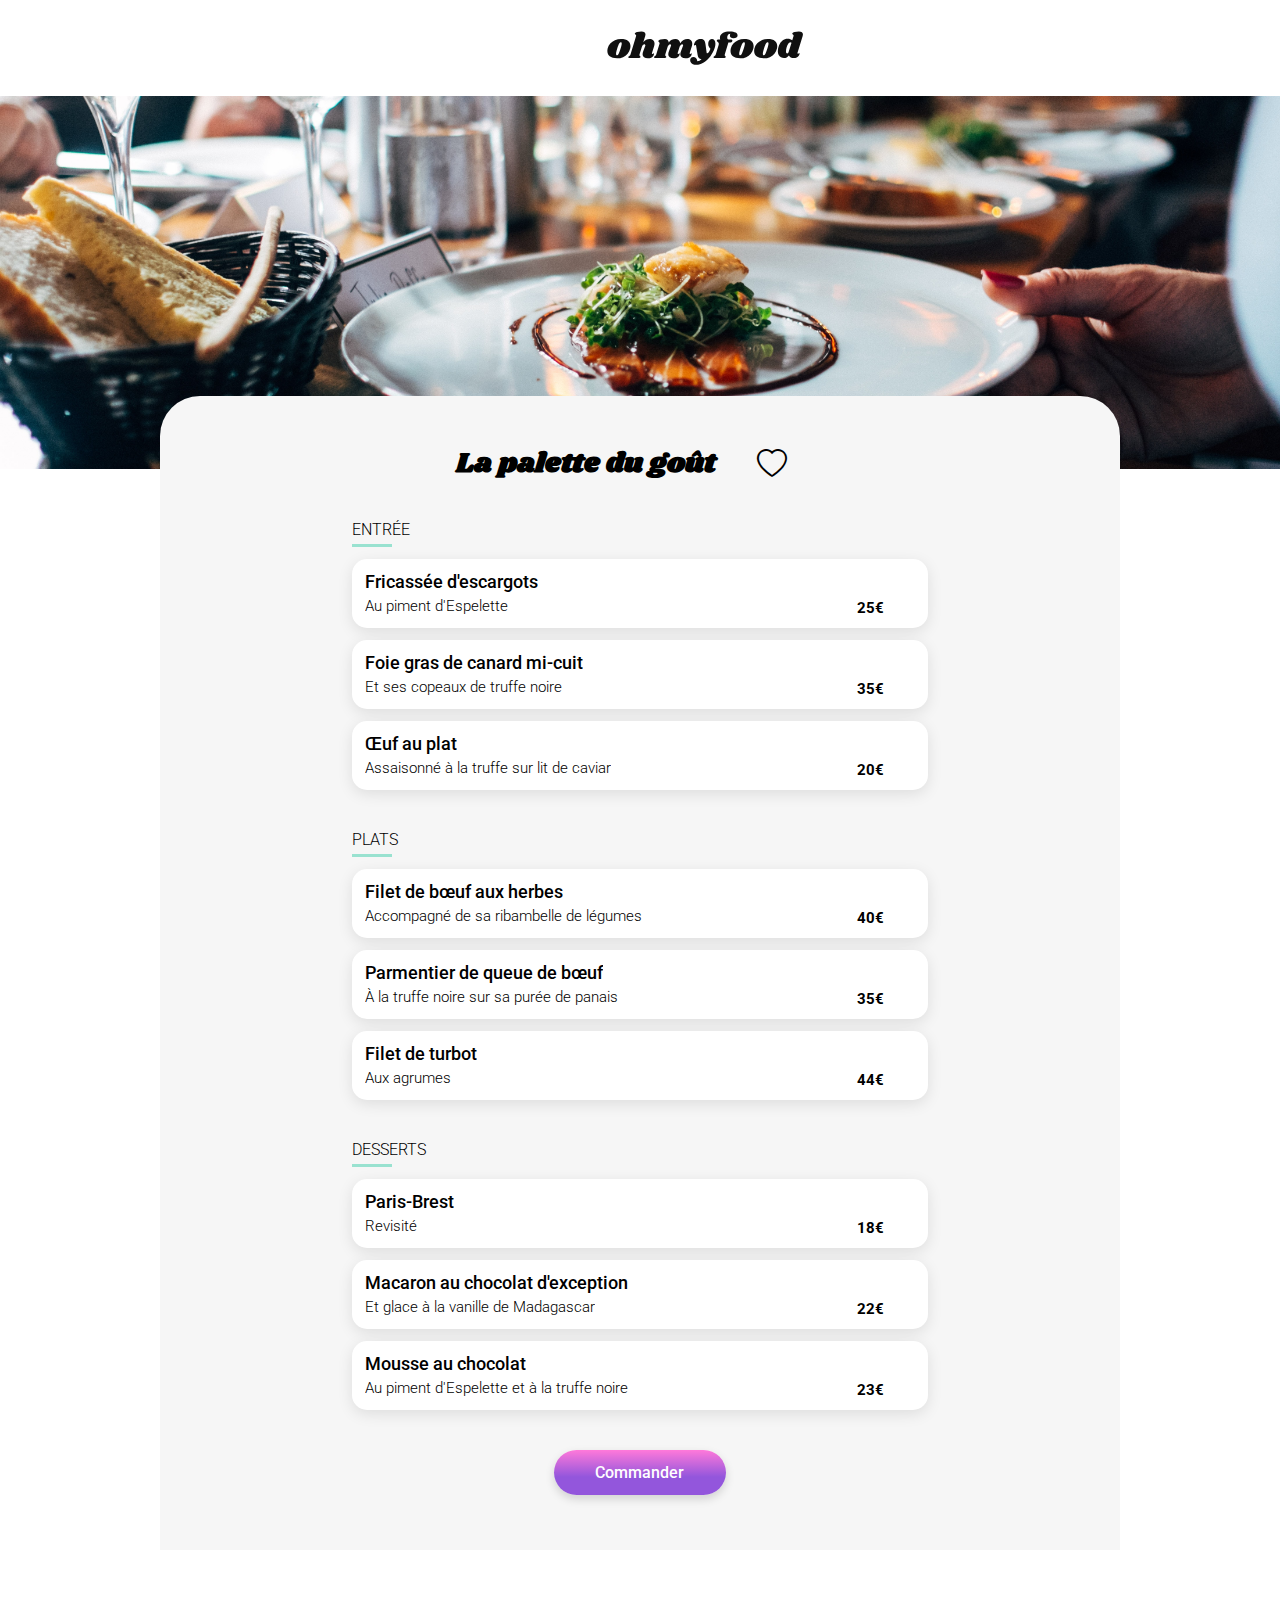
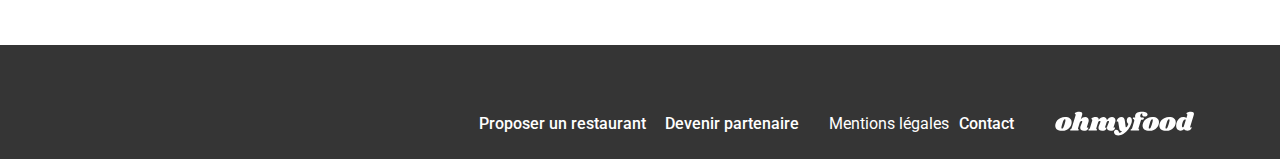
<file: HTML/Restaurants/Menu_La_palette_du_goût.html>
<!DOCTYPE html>

<html lang="fr">
    <head>
        <meta charset="utf-8">
        <meta name="viewport" content="width=device-width initial-scale=1.0">
        <meta name="description" content="Menu du restaurant la palette du goût sur le site Ohmyfood">
        <title>Restaurant la palette du goût</title>
        <link rel="preconnect" href="https://fonts.googleapis.com">
        <link rel="preconnect" href="https://fonts.gstatic.com" crossorigin>
        <link href="https://fonts.googleapis.com/css2?family=Shrikhand&display=swap" rel="stylesheet">
        <link rel="preconnect" href="https://fonts.googleapis.com">
        <link rel="preconnect" href="https://fonts.gstatic.com" crossorigin>
        <link href="https://fonts.googleapis.com/css2?family=Roboto:ital,wght@0,100;0,300;0,400;0,500;0,700;0,900;1,100;1,300;1,400;1,500;1,700;1,900&family=Shrikhand&display=swap" rel="stylesheet">
        <link rel="stylesheet" href="https://cdn.jsdelivr.net/npm/bootstrap-icons@1.11.3/font/bootstrap-icons.min.css">
        <link rel="stylesheet" href="https://cdnjs.cloudflare.com/ajax/libs/font-awesome/6.2.1/css/all.min.css" integrity="sha512-MV7K8+y+gLIBoVD59lQIYicR65iaqukzvf/nwasF0nqhPay5w/9lJmVM2hMDcnK1OnMGCdVK+iQrJ7lzPJQd1w==" crossorigin="anonymous" referrerpolicy="no-referrer">
        <link rel="stylesheet" media="screen and (min-width: 320px) and (max-width: 780px)" href="../../SASS/Mobile/Restaurant-Mobile.css" type="text/css">
        <link rel="stylesheet" media="(min-width : 1024px)" href="../../SASS/Desktop/Restaurant-Desktop.css" type="text/css">
        <link rel="stylesheet" media="screen and (min-width : 780.1px) and (max-width : 1023.9px)" href="../../SASS/Tablette/Restaurant.Tablette.css" type="text/css">
    </head>
    <body>
        <div class="Main-Container">
            <header id="Head__site">
                <nav class="Navbar">                                          
                            <a class="Navbar__Link"  href="../../index.html" aria-label="Retour vers la page d'accueil">
                                <i class="fa-solid fa-arrow-left"></i> 
                            </a>                                            
                    <div class="Navbar__Title">
                        <img class="Navbar__Title--Logo" src="../../IMAGES/Logos/ohmyfood@2x.svg" alt="Logo Ohmyfood">
                    </div>                    
                </nav>    
            </header>                                                
                <div class="Main-Container__Menu">
                <main>
                    <div class="Background__Menu">
                        <img class="Background__Menu--IMG" src="../../IMAGES/Photos/jay-wennington-N_Y88TWmGwA-unsplash.jpg" alt="Oeufs pochés sur lit d'épinard et tranche de pain">
                    </div>
                    <article id="Main__Article">
                        <header class="Restaurant__Presentation">
                            <h1 class="Restaurant__Presentation--title">La palette du goût</h1>
                            <div class="Heartbox">
                                <i class="bi bi-heart"></i>
                            </div>
                            
                        </header>
                            <section class="Menu">
                                <div class="Menu__Starter">
                                    <h2 class="Menu__Starter--title">ENTRÉE</h2>
                                    <div class="Menu__Btn">
                                        <div class="Menu__Select">
                                            <h3 class="Menu__Select--dishe">Fricassée d'escargots</h3>
                                            <p class="Menu__Select--info">Au piment d'Espelette</p>                                            
                                        </div>
                                        <span class="Menu__Btn--price" data-price="25">25€</span>                                    
                                    </div>
                                    <div  class="Menu__Btn">
                                        <div class="Menu__Select">
                                            <h3 class="Menu__Select--dishe">Foie gras de canard mi-cuit</h3>
                                            <p class="Menu__Select--info">Et ses copeaux de truffe noire</p>
                                        </div>
                                        <span class="Menu__Btn--price" data-price="35">35€</span>                                        
                                    </div >                                    
                                    <div  class="Menu__Btn">
                                        <div class="Menu__Select">
                                            <h3 class="Menu__Select--dishe">Œuf au plat</h3>
                                            <p class="Menu__Select--info">Assaisonné à la truffe sur lit de caviar</p>                                            
                                        </div>
                                        <span class="Menu__Btn--price" data-price="20">20€</span>                                       
                                    </div >                                
                                </div >                            
                                <div class="Menu__Maincourse">
                                    <h2 class="Menu__Maincourse--title">PLATS</h2>
                                    <div  class="Menu__Btn">
                                        <div class="Menu__Select">
                                            <h3 class="Menu__Select--dishe">Filet de bœuf aux herbes</h3>
                                            <p class="Menu__Select--info">Accompagné de sa ribambelle de légumes</p>
                                        </div>
                                        <span class="Menu__Btn--price" data-price="40">40€</span>                                        
                                    </div >                                    
                                    <div  class="Menu__Btn">
                                        <div class="Menu__Select">
                                            <h3 class="Menu__Select--dishe">Parmentier de queue de bœuf</h3>
                                            <p class="Menu__Select--info">À la truffe noire sur sa purée de panais</p>
                                        </div> 
                                        <span class="Menu__Btn--price" data-price="35">35€</span>                                       
                                    </div>                                    
                                    <div class="Menu__Btn">
                                        <div class="Menu__Select">
                                            <h3 class="Menu__Select--dishe">Filet de turbot</h3>
                                            <p class="Menu__Select--info">Aux agrumes</p>                                            
                                        </div>
                                        <span class="Menu__Btn--price" data-price="44">44€</span>                                                       
                                    </div>
                                </div>    
                                <div class="Menu__Dessert">
                                    <h2 class="Menu__Dessert--title">DESSERTS</h2>                                    
                                    <div  class="Menu__Btn">
                                        <div class="Menu__Select">
                                            <h3 class="Menu__Select--dishe">Paris-Brest</h3>
                                            <p class="Menu__Select--info">Revisité</p>                                            
                                        </div>
                                        <span class="Menu__Btn--price" data-price="18">18€</span>                                    
                                    </div >                            
                                    <div  class="Menu__Btn">
                                        <div class="Menu__Select">
                                            <h3 class="Menu__Select--dishe">Macaron au chocolat d'exception</h3>
                                            <p class="Menu__Select--info">Et glace à la vanille de Madagascar</p>                                            
                                        </div>
                                        <span class="Menu__Btn--price" data-price="22">22€</span>                                                                                                                                                                   
                                    </div >
                                    <div  class="Menu__Btn">
                                        <div class="Menu__Select">
                                            <h3 class="Menu__Select--dishe">Mousse au chocolat</h3>
                                            <p class="Menu__Select--info">Au piment d'Espelette et à la truffe noire</p>                                            
                                        </div>
                                        <span class="Menu__Btn--price" data-price="23">23€</span>                                                                                                                                                                   
                                    </div >
                                </div>                            
                                    <button class="Menu__CommandBTN">Commander</button>                    
                        </section>                                                                        
                    </article>                    
                </main>                                  
            </div>
        </div>
        <footer id="Generic__Footer">            
            <div class="Container__List">
                <div>
                    <img class="Container__List--logo" src="/IMAGES/Logos/ohmyfood@2xwhite.svg" alt="Logo Ohmyfood">
                </div>
                <div>
                    <ul class="List__Info">
                        <li class="List__Info--suggest">
                            <i class="fa-solid fa-utensils"></i>
                            Proposer un restaurant</li>
                        <li class="List__Info--partner"><i class="fa-solid fa-handshake-angle"></i>
                            Devenir partenaire</li>
                        <li class="List__Info--legal">Mentions légales</li>
                        <li class="List__Info--contact">
                            <a class="List__Info--link" href="mailto:ohmyfood@gmail.com">Contact</a>
                        </li>
                    </ul>
                </div>                
            </div>
        </footer>            
    </body>        
</html>
</file>
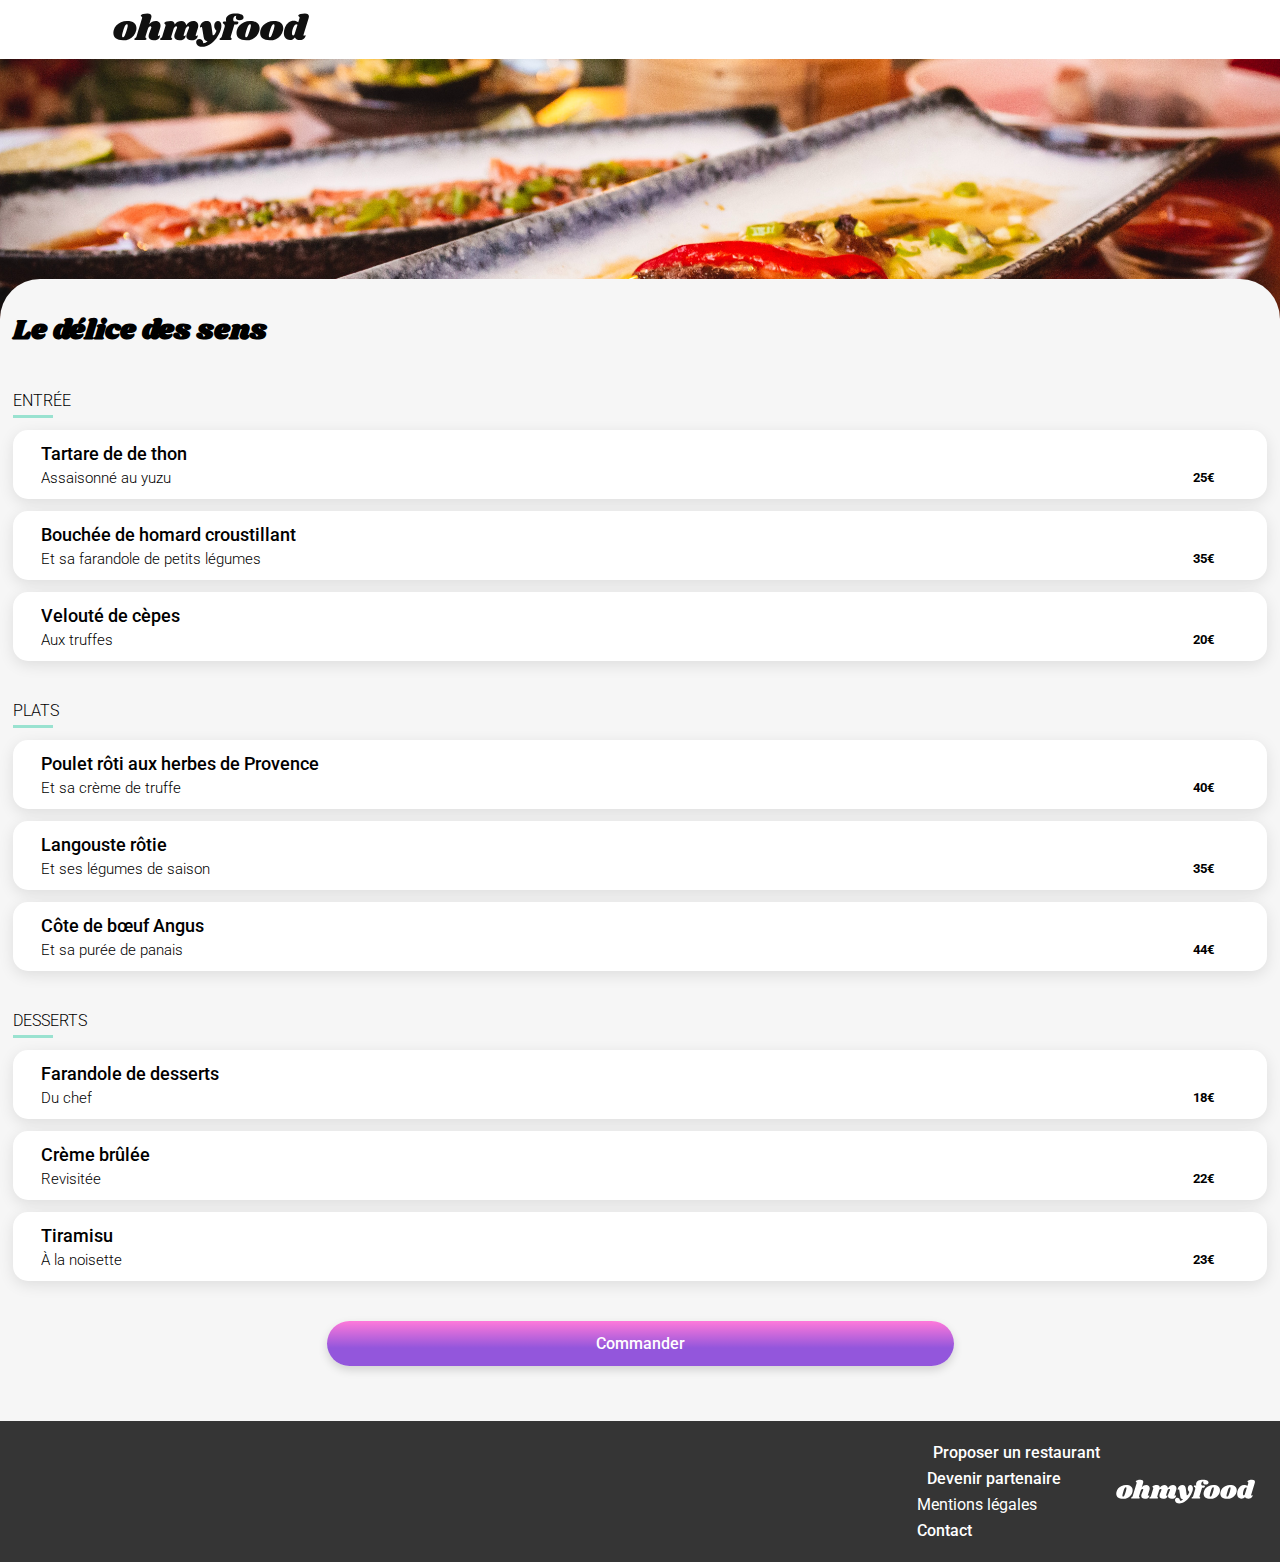
<file: HTML/Restaurants/Menu_le délice des sens.html>
<!DOCTYPE html>

<html lang="fr">
    <head>
        <meta charset="utf-8"/>
        <meta name="viewport" content="width=device-width", initial-scale="1.0">
        <meta name="description" content="Menu du restaurant Le délice des sens sur le site Ohmyfood">
        <title>Restaurant le délice des sens</title>
        <link rel="preconnect" href="https://fonts.googleapis.com">
        <link rel="preconnect" href="https://fonts.gstatic.com" crossorigin>
        <link href="https://fonts.googleapis.com/css2?family=Shrikhand&display=swap" rel="stylesheet">
        <link rel="preconnect" href="https://fonts.googleapis.com">
        <link rel="preconnect" href="https://fonts.gstatic.com" crossorigin>
        <link href="https://fonts.googleapis.com/css2?family=Roboto:ital,wght@0,100;0,300;0,400;0,500;0,700;0,900;1,100;1,300;1,400;1,500;1,700;1,900&family=Shrikhand&display=swap" rel="stylesheet">
        <link rel="stylesheet" href="https://cdnjs.cloudflare.com/ajax/libs/font-awesome/6.2.1/css/all.min.css" integrity="sha512-MV7K8+y+gLIBoVD59lQIYicR65iaqukzvf/nwasF0nqhPay5w/9lJmVM2hMDcnK1OnMGCdVK+iQrJ7lzPJQd1w==" crossorigin="anonymous" referrerpolicy="no-referrer">
        <link rel="stylesheet" href="../../SASS/Mobile/Restaurant-Mobile.css">
    </head>
    <body>
        <div class="Main-Container">
            <header id="Head__site">
                <nav class="Navbar">                                          
                            <a class="Navbar__Link"  href="../Accueil.html" aria-label="Retour vers la page d'accueil">
                                <i class="fa-solid fa-arrow-left"></i> 
                            </a>                                            
                    <div class="Navbar__Title">
                        <img class="Navbar__Title--Logo" src="..\..\IMAGES\Logos\ohmyfood@2x.svg" alt="Logo Ohmyfood">
                    </div>                    
                </nav>    
            </header>                                                
                <div class="Main-Container__Menu">
                <main>
                    <div class="Background__Menu">
                        <img class="Background__Menu--IMG" src="../../IMAGES/Photos/louis-hansel-shotsoflouis-qNBGVyOCY8Q-unsplash.jpg" alt="Oeufs pochés sur lit d'épinard et tranche de pain">
                    </div>
                    <article id="Main__Article">
                        <header class="Restaurant__Presentation">
                            <h1 class="Restaurant__Presentation--title">Le délice des sens</h1>
                            <i class="fa-regular fa-heart"></i>
                        </header>
                            <section class="Menu">
                                <div class="Menu__Starter">
                                    <h2 class="Menu__Starter--title">ENTRÉE</h2>
                                    <button class="Menu__Btn">
                                        <div class="Menu__Select">
                                            <h3 class="Menu__Select--dishe">Tartare de de thon</h3>
                                            <p class="Menu__Select--info">Assaisonné au yuzu</p>                                            
                                        </div>
                                        <span class="Menu__Btn--price" data-price="25">25€</span>                                    
                                    </button>
                                    <button class="Menu__Btn">
                                        <div class="Menu__Select">
                                            <h3 class="Menu__Select--dishe">Bouchée de homard croustillant</h3>
                                            <p class="Menu__Select--info">Et sa farandole de petits légumes</p>
                                        </div>
                                        <span class="Menu__Btn--price" data-price="35">35€</span>                                        
                                    </button>                                    
                                    <button class="Menu__Btn">
                                        <div class="Menu__Select">
                                            <h3 class="Menu__Select--dishe">Velouté de cèpes</h3>
                                            <p class="Menu__Select--info">Aux truffes</p>                                            
                                        </div>
                                        <span class="Menu__Btn--price" data-price="20">20€</span>                                       
                                    </button>                                
                                </div>                            
                                <div class="Menu__Maincourse">
                                    <h2 class="Menu__Maincourse--title">PLATS</h2>
                                    <button class="Menu__Btn">
                                        <div class="Menu__Select">
                                            <h3 class="Menu__Select--dishe">Poulet rôti aux herbes de Provence</h3>
                                            <p class="Menu__Select--info">Et sa crème de truffe</p>
                                        </div>
                                        <span class="Menu__Btn--price" data-price="40">40€</span>                                        
                                    </button>                                    
                                    <button class="Menu__Btn">
                                        <div class="Menu__Select">
                                            <h3 class="Menu__Select--dishe">Langouste rôtie</h3>
                                            <p class="Menu__Select--info">Et ses légumes de saison</p>
                                        </div> 
                                        <span class="Menu__Btn--price" data-price="35">35€</span>                                       
                                    </button>                                    
                                    <button class="Menu__Btn">
                                        <div class="Menu__Select">
                                            <h3 class="Menu__Select--dishe">Côte de bœuf Angus</h3>
                                            <p class="Menu__Select--info">Et sa purée de panais</p>                                            
                                        </div>
                                        <span class="Menu__Btn--price" data-price="44">44€</span>                                                       
                                    </button>
                                </div>    
                                <div class="Menu__Dessert">
                                    <h2 class="Menu__Dessert--title">DESSERTS</h2>                                    
                                    <button class="Menu__Btn">
                                        <div class="Menu__Select">
                                            <h3 class="Menu__Select--dishe">Farandole de desserts</h3>
                                            <p class="Menu__Select--info">Du chef</p>                                            
                                        </div>
                                        <span class="Menu__Btn--price" data-price="18">18€</span>                                    
                                    </button>                            
                                    <button class="Menu__Btn">
                                        <div class="Menu__Select">
                                            <h3 class="Menu__Select--dishe">Crème brûlée</h3>
                                            <p class="Menu__Select--info">Revisitée</p>                                            
                                        </div>
                                        <span class="Menu__Btn--price" data-price="22">22€</span>                                                                                                                                                                   
                                    </button>
                                    <button class="Menu__Btn">
                                        <div class="Menu__Select">
                                            <h3 class="Menu__Select--dishe">Tiramisu</h3>
                                            <p class="Menu__Select--info">À la noisette</p>                                            
                                        </div>
                                        <span class="Menu__Btn--price" data-price="23">23€</span>                                                                                                                                                                   
                                    </button>
                                </div>                            
                                    <button class="Menu__CommandBTN">Commander</button>                    
                        </section>                                                                        
                    </article>                    
                </main>
            <footer id="Generic__Footer">
                <div class="Container__List">
                    <img class="Container__List--logo" src="../../IMAGES/Logos/ohmyfood@2xwhite.svg" alt="Logo Ohmyfood">
                    <ul class="List__Info">
                        <li class="List__Info--suggest"><i class="fa-solid fa-utensils"></i>Proposer un restaurant</li>
                        <li class="List__Info--partner"><i class="fa-solid fa-handshake-angle"></i>Devenir partenaire</li>
                        <li class="List__Info--legal">Mentions légales</li>
                        <li class="List__Info--contact"><a class="List__Info--link"href="mailto:ohmyfood@gmail.com">Contact</a></li>
                    </ul>
                </div>
            </footer>                              
        </div>
    </body>        
</html>
</file>
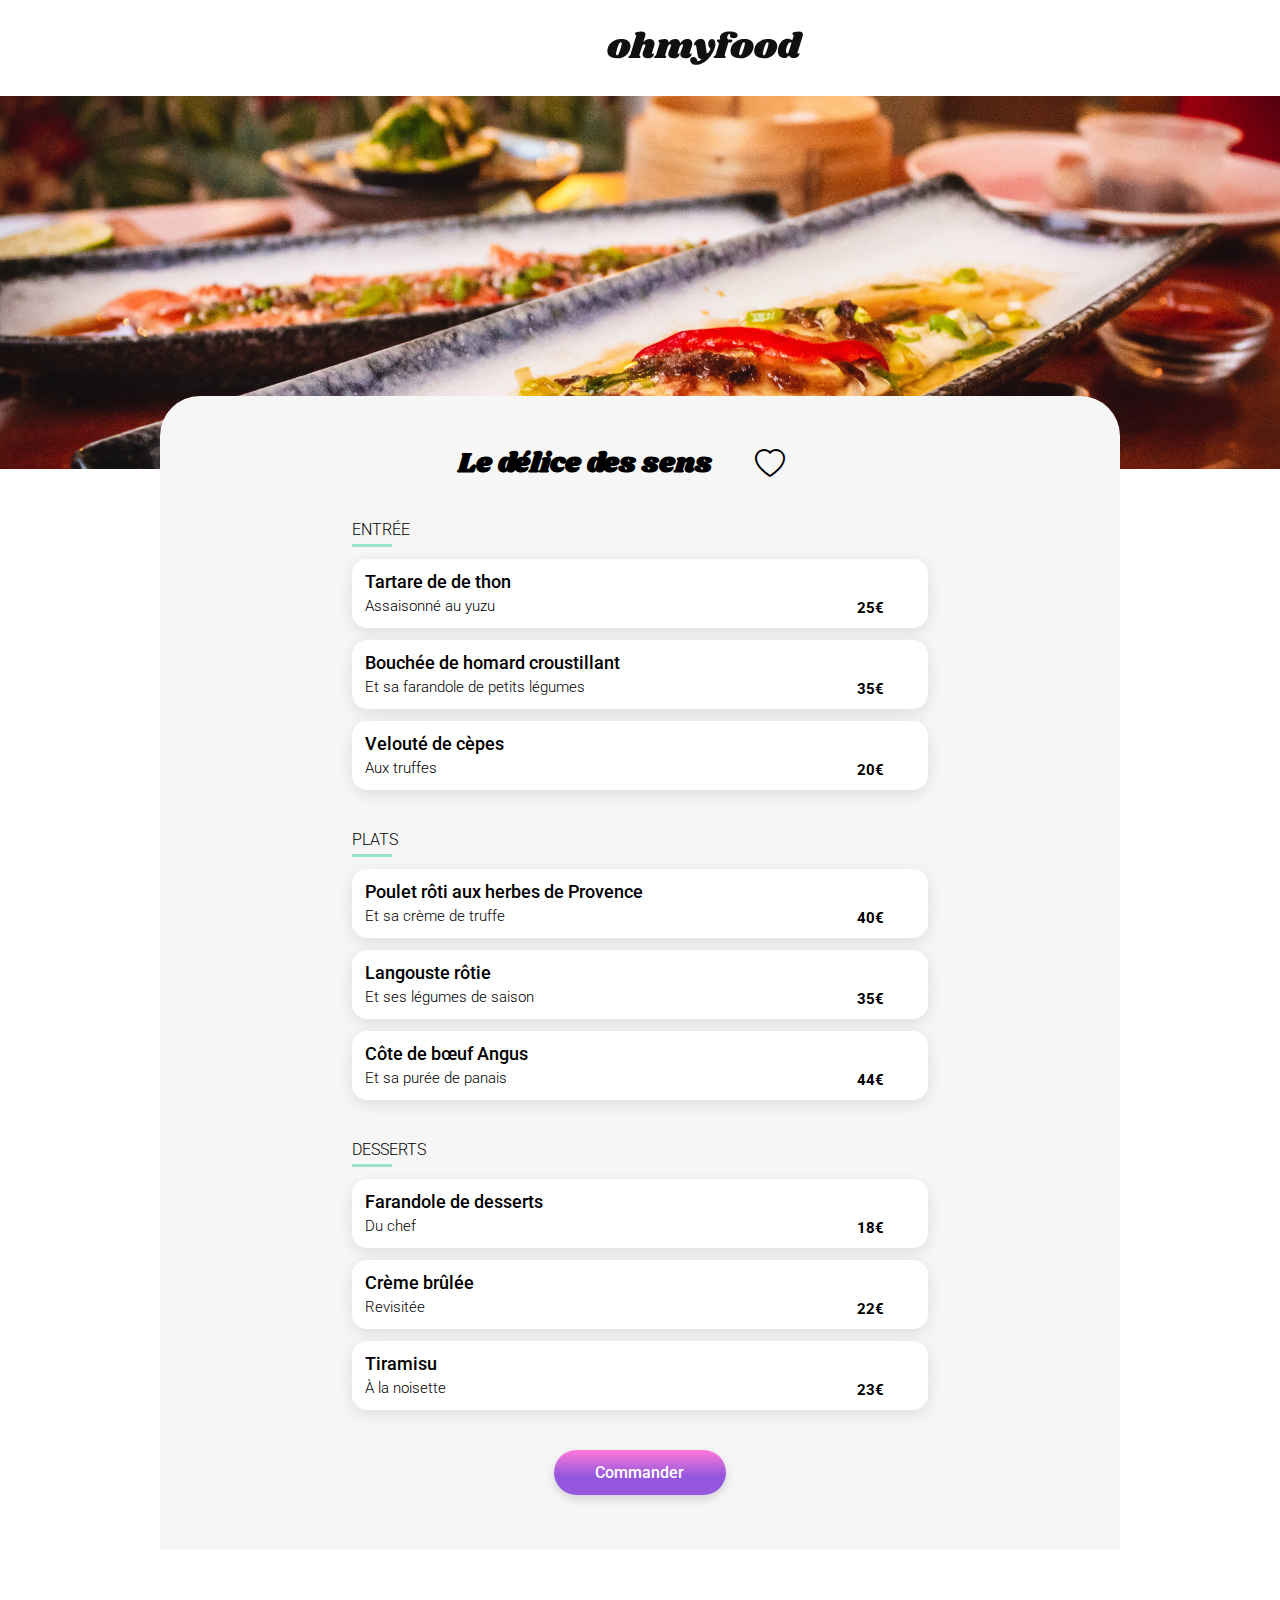
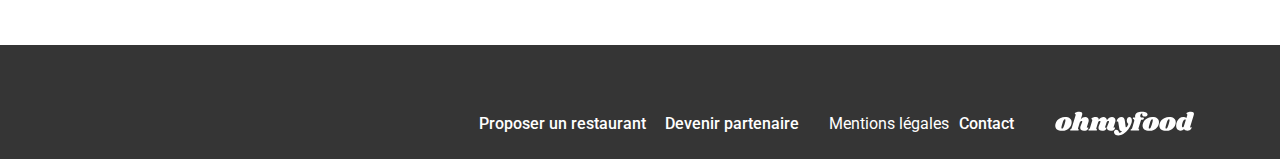
<file: HTML/Restaurants/Menu_le_délice_des_sens.html>
<!DOCTYPE html>

<html lang="fr">
    <head>
        <meta charset="utf-8">
        <meta name="viewport" content="width=device-width initial-scale=1.0">
        <meta name="description" content="Menu du restaurant Le délice des sens sur le site Ohmyfood">
        <title>Restaurant le délice des sens</title>
        <link rel="preconnect" href="https://fonts.googleapis.com">
        <link rel="preconnect" href="https://fonts.gstatic.com" crossorigin>
        <link href="https://fonts.googleapis.com/css2?family=Shrikhand&display=swap" rel="stylesheet">
        <link rel="preconnect" href="https://fonts.googleapis.com">
        <link rel="preconnect" href="https://fonts.gstatic.com" crossorigin>
        <link href="https://fonts.googleapis.com/css2?family=Roboto:ital,wght@0,100;0,300;0,400;0,500;0,700;0,900;1,100;1,300;1,400;1,500;1,700;1,900&family=Shrikhand&display=swap" rel="stylesheet">
        <link rel="stylesheet" href="https://cdn.jsdelivr.net/npm/bootstrap-icons@1.11.3/font/bootstrap-icons.min.css">
        <link rel="stylesheet" href="https://cdnjs.cloudflare.com/ajax/libs/font-awesome/6.2.1/css/all.min.css" integrity="sha512-MV7K8+y+gLIBoVD59lQIYicR65iaqukzvf/nwasF0nqhPay5w/9lJmVM2hMDcnK1OnMGCdVK+iQrJ7lzPJQd1w==" crossorigin="anonymous" referrerpolicy="no-referrer">
        <link rel="stylesheet" media="screen and (min-width: 320px) and (max-width: 780px)" href="../../SASS/Mobile/Restaurant-Mobile.css" type="text/css">
        <link rel="stylesheet" media="(min-width : 1024px)" href="../../SASS/Desktop/Restaurant-Desktop.css" type="text/css">
        <link rel="stylesheet" media="screen and (min-width : 780.1px) and (max-width : 1023.9px)" href="../../SASS/Tablette/Restaurant.Tablette.css" type="text/css">
    </head>
    <body>
        <div class="Main-Container">
            <header id="Head__site">
                <nav class="Navbar">                                          
                            <a class="Navbar__Link"  href="../../index.html" aria-label="Retour vers la page d'accueil">
                                <i class="fa-solid fa-arrow-left"></i> 
                            </a>                                            
                    <div class="Navbar__Title">
                        <img class="Navbar__Title--Logo" src="../../IMAGES/Logos/ohmyfood@2x.svg" alt="Logo Ohmyfood">
                    </div>                    
                </nav>    
            </header>                                                
                <div class="Main-Container__Menu">
                <main>
                    <div class="Background__Menu">
                        <img class="Background__Menu--IMG" src="../../IMAGES/Photos/louis-hansel-shotsoflouis-qNBGVyOCY8Q-unsplash.jpg" alt="Oeufs pochés sur lit d'épinard et tranche de pain">
                    </div>
                    <article id="Main__Article">
                        <header class="Restaurant__Presentation">
                            <h1 class="Restaurant__Presentation--title">Le délice des sens</h1>
                            <div class="Heartbox">
                                <i class="bi bi-heart"></i>
                            </div>
                        </header>
                            <section class="Menu">
                                <div class="Menu__Starter">
                                    <h2 class="Menu__Starter--title">ENTRÉE</h2>
                                    <div class="Menu__Btn">
                                        <div class="Menu__Select">
                                            <h3 class="Menu__Select--dishe">Tartare de de thon</h3>
                                            <p class="Menu__Select--info">Assaisonné au yuzu</p>                                            
                                        </div>
                                        <span class="Menu__Btn--price" data-price="25">25€</span>                                    
                                    </div>
                                    <div class="Menu__Btn">
                                        <div class="Menu__Select">
                                            <h3 class="Menu__Select--dishe">Bouchée de homard croustillant</h3>
                                            <p class="Menu__Select--info">Et sa farandole de petits légumes</p>
                                        </div>
                                        <span class="Menu__Btn--price" data-price="35">35€</span>                                        
                                    </div>                                    
                                    <div class="Menu__Btn">
                                        <div class="Menu__Select">
                                            <h3 class="Menu__Select--dishe">Velouté de cèpes</h3>
                                            <p class="Menu__Select--info">Aux truffes</p>                                            
                                        </div>
                                        <span class="Menu__Btn--price" data-price="20">20€</span>                                       
                                    </div>                                
                                </div>                            
                                <div class="Menu__Maincourse">
                                    <h2 class="Menu__Maincourse--title">PLATS</h2>
                                    <div class="Menu__Btn">
                                        <div class="Menu__Select">
                                            <h3 class="Menu__Select--dishe">Poulet rôti aux herbes de Provence</h3>
                                            <p class="Menu__Select--info">Et sa crème de truffe</p>
                                        </div>
                                        <span class="Menu__Btn--price" data-price="40">40€</span>                                        
                                    </div>                                    
                                    <div class="Menu__Btn">
                                        <div class="Menu__Select">
                                            <h3 class="Menu__Select--dishe">Langouste rôtie</h3>
                                            <p class="Menu__Select--info">Et ses légumes de saison</p>
                                        </div> 
                                        <span class="Menu__Btn--price" data-price="35">35€</span>                                       
                                    </div>                                    
                                    <div class="Menu__Btn">
                                        <div class="Menu__Select">
                                            <h3 class="Menu__Select--dishe">Côte de bœuf Angus</h3>
                                            <p class="Menu__Select--info">Et sa purée de panais</p>                                            
                                        </div>
                                        <span class="Menu__Btn--price" data-price="44">44€</span>                                                       
                                    </div>
                                </div>    
                                <div class="Menu__Dessert">
                                    <h2 class="Menu__Dessert--title">DESSERTS</h2>                                    
                                    <div class="Menu__Btn">
                                        <div class="Menu__Select">
                                            <h3 class="Menu__Select--dishe">Farandole de desserts</h3>
                                            <p class="Menu__Select--info">Du chef</p>                                            
                                        </div>
                                        <span class="Menu__Btn--price" data-price="18">18€</span>                                    
                                    </div>                            
                                    <div class="Menu__Btn">
                                        <div class="Menu__Select">
                                            <h3 class="Menu__Select--dishe">Crème brûlée</h3>
                                            <p class="Menu__Select--info">Revisitée</p>                                            
                                        </div>
                                        <span class="Menu__Btn--price" data-price="22">22€</span>                                                                                                                                                                   
                                    </div>
                                    <div class="Menu__Btn">
                                        <div class="Menu__Select">
                                            <h3 class="Menu__Select--dishe">Tiramisu</h3>
                                            <p class="Menu__Select--info">À la noisette</p>                                            
                                        </div>
                                        <span class="Menu__Btn--price" data-price="23">23€</span>                                                                                                                                                                   
                                    </div>
                                </div>                            
                                    <button class="Menu__CommandBTN">Commander</button>                    
                        </section>                                                                        
                    </article>                    
                </main>
                                    
        </div>
        </div>
        <footer id="Generic__Footer">            
            <div class="Container__List">
                <div>
                    <img class="Container__List--logo" src="/IMAGES/Logos/ohmyfood@2xwhite.svg" alt="Logo Ohmyfood">
                </div>
                <div>
                    <ul class="List__Info">
                        <li class="List__Info--suggest">
                            <i class="fa-solid fa-utensils"></i>
                            Proposer un restaurant</li>
                        <li class="List__Info--partner"><i class="fa-solid fa-handshake-angle"></i>
                            Devenir partenaire</li>
                        <li class="List__Info--legal">Mentions légales</li>
                        <li class="List__Info--contact">
                            <a class="List__Info--link" href="mailto:ohmyfood@gmail.com">Contact</a>
                        </li>
                    </ul>
                </div>                
            </div>
        </footer>            
    </body>        
</html>
</file>
<file: SASS/Mobile/Restaurant-Mobile.css>
@charset "UTF-8";
/*Variables*/
/*color*/
/*Font*/
/*Sizing Width Height Box-Sizing Margin*/
/*rendre visible ou caché un élément*/
/*Mixins générales*/
/*Mixins Navbar*/
/*mixins Section HowItWorks*/
/*mixins section cards restaurant*/
/*Mixin page menu*/
/*Animations, Transition*/
@keyframes Heartbeat {
  0% {
    transform: scale(1);
  }
  50% {
    transform: scale(1.1);
  }
  100% {
    transform: scale(1);
  }
}
@keyframes Menu__arrival {
  0% {
    opacity: 0;
    transform-origin: 100% 0;
  }
  50% {
    opacity: 0.5;
  }
  100% {
    opacity: 1;
    transform-origin: 100% 100%;
  }
}
/*----------------------------------Loader's mixin & variables & Animations---------------------------------------------*/
/*---------------------Loader's variable--------------------*/
/*---------------------Loader's mixin--------------------*/
@keyframes ChargeBarLeftIn {
  0% {
    opacity: 0;
    transform: translateX(-250px);
  }
  100% {
    opacity: 1;
    transform: translateX(0);
  }
}
@keyframes ChargeBarFullIn {
  0% {
    opacity: 0;
  }
  25% {
    opacity: 0.25;
    animation-timing-function: cubic-bezier(0.11, 0.54, 0.99, 0.21);
  }
  50% {
    opacity: 0.5;
    animation-timing-function: cubic-bezier(0.2, 0.42, 0.95, 0.4);
  }
  75% {
    opacity: 0.75;
    animation-timing-function: cubic-bezier(0.08, 0.98, 0.95, 0.19);
  }
  100% {
    opacity: 1;
  }
}
@keyframes LeftHeartIn {
  0% {
    animation-timing-function: ease-in;
    opacity: 0;
    transform: translateX(-60%);
  }
  38% {
    animation-timing-function: ease-out;
    opacity: 1;
    transform: translateX(0);
  }
  55% {
    animation-timing-function: ease-in;
    transform: translateX(-30%);
  }
  72% {
    animation-timing-function: ease-out;
    transform: translateX(0);
  }
  81% {
    animation-timing-function: ease-in;
    transform: translateX(-10%);
  }
  90% {
    animation-timing-function: ease-out;
    transform: translateX(0);
  }
  95% {
    animation-timing-function: ease-in;
    transform: translateX(-3%);
  }
  100% {
    animation-timing-function: ease-out;
    transform: translateX(0);
  }
}
@keyframes RightHeartIn {
  0% {
    animation-timing-function: ease-in;
    opacity: 0;
    transform: translateX(60%);
  }
  38% {
    animation-timing-function: ease-out;
    opacity: 1;
    transform: translateX(0);
  }
  55% {
    animation-timing-function: ease-in;
    transform: translateX(30%);
  }
  72% {
    animation-timing-function: ease-out;
    transform: translateX(0);
  }
  81% {
    animation-timing-function: ease-in;
    transform: translateX(10%);
  }
  90% {
    animation-timing-function: ease-out;
    transform: translateX(0);
  }
  95% {
    animation-timing-function: ease-in;
    transform: translateX(3%);
  }
  100% {
    animation-timing-function: ease-out;
    transform: translateX(0);
  }
}
@keyframes GreenHeartIn {
  0% {
    animation-timing-function: ease-in;
    opacity: 0;
    transform: scale(7);
  }
  38% {
    animation-timing-function: ease-out;
    opacity: 1;
    transform: scale(1);
  }
  55% {
    animation-timing-function: ease-in;
    transform: scale(1.5);
  }
  72% {
    animation-timing-function: ease-out;
    transform: scale(1);
  }
  81% {
    animation-timing-function: ease-in;
    transform: scale(1.24);
  }
  89% {
    animation-timing-function: ease-out;
    transform: scale(1);
  }
  95% {
    animation-timing-function: ease-in;
    transform: scale(1.04);
  }
  100% {
    animation-timing-function: ease-out;
    transform: scale(1);
  }
}
@keyframes NameInCenter {
  0% {
    opacity: 0;
  }
  25% {
    opacity: 0.25;
    animation-timing-function: cubic-bezier(0.11, 0.54, 0.99, 0.21);
  }
  50% {
    opacity: 0.5;
    animation-timing-function: cubic-bezier(0.2, 0.42, 0.95, 0.4);
  }
  75% {
    opacity: 0.75;
    animation-timing-function: cubic-bezier(0.08, 0.98, 0.95, 0.19);
  }
  100% {
    opacity: 1;
  }
}
@keyframes LoaderOut {
  0% {
    animation-timing-function: ease-out;
    transform: translateY(0);
  }
  5% {
    animation-timing-function: ease-in;
    transform: translateY(5%);
  }
  15% {
    animation-timing-function: ease-out;
    opacity: 0.85;
  }
  25% {
    animation-timing-function: ease-in;
    transform: translateY(10%);
  }
  38% {
    animation-timing-function: ease-out;
    transform: translateY(0);
  }
  52% {
    animation-timing-function: ease-in;
    transform: translateY(25%);
  }
  70% {
    animation-timing-function: ease-out;
    transform: translateY(0);
  }
  85% {
    opacity: 1;
  }
  100% {
    opacity: 0;
    transform: translateY(100%);
  }
}
@keyframes neon-blink {
  0%, 24.5%, 34.5%, 35.5%, 79%, 81%, 100% {
    opacity: 1;
  }
  25.5%, 40%, 52%, 63%, 86%, 97% {
    opacity: 0.5;
  }
  17%, 25%, 35%, 44%, 80%, 90% {
    opacity: 0;
  } /* coupures */
}
@keyframes HeartPulseLoad {
  0% {
    animation-timing-function: ease-out;
    transform: scale(1);
    transform-origin: center center;
  }
  10% {
    animation-timing-function: ease-in;
    transform: scale(1.5);
  }
  17% {
    animation-timing-function: ease-out;
    transform: scale(0.7);
  }
  33% {
    animation-timing-function: ease-in;
    transform: scale(1.5);
  }
  45% {
    animation-timing-function: ease-out;
    transform: scale(1);
  }
}
@keyframes LoaderIn {
  0% {
    opacity: 1;
    display: grid;
  }
  100% {
    opacity: 1;
    display: none;
    height: 0;
  }
}
/*Footer générique ohmyfood*/
#Generic__Footer {
  display: flex;
  flex-flow: column;
  justify-content: normal;
  align-items: flex-start;
  min-width: 320px;
  max-width: 100%;
  box-sizing: border-box;
  padding: 22px 25px;
  width: 100%;
  background-color: #353535;
  color: #FFFFFF;
}

.Container__List {
  display: flex;
  flex-flow: column nowrap;
  justify-content: center;
  align-items: unset;
  gap: 16px;
}
.Container__List--logo {
  width: 139px;
  height: 27px;
}

.List__Info {
  display: flex;
  flex-flow: column nowrap;
  justify-content: unset;
  align-items: unset;
  font-weight: 500;
  list-style: none;
  gap: 7px;
  padding: 0;
  margin: 0;
  color: #FFFFFF;
}
.List__Info--suggest {
  display: flex;
  -moz-column-gap: 16px;
       column-gap: 16px;
  color: #FFFFFF;
}
.List__Info--partner {
  display: flex;
  -moz-column-gap: 10px;
       column-gap: 10px;
  color: #FFFFFF;
}
.List__Info--legal {
  font-weight: 400;
  color: #FFFFFF;
}
.List__Info--link {
  text-decoration: none;
  color: #FFFFFF;
}

@media (min-width: 1024px) {
  #Generic__Footer {
    display: flex;
    flex-flow: row-reverse;
    justify-content: normal;
    align-items: flex-end;
    min-height: 114px;
  }
  .Container__List {
    display: flex;
    flex-flow: row-reverse;
    justify-content: normal;
    align-items: center;
    width: 100%;
  }
  .Container__List div:first-child {
    display: flex;
    flex-flow: row-reverse;
    justify-content: normal;
    align-items: normal;
    margin-right: 5%;
  }
  .Container__List div:last-child {
    display: flex;
    flex-flow: column nowrap;
    justify-content: flex-end;
    align-items: normal;
    align-items: flex-end;
    margin-right: 2%;
    width: 100%;
  }
  .Container__List div:last-child .List__Info {
    display: flex;
    flex-flow: row nowrap;
    justify-content: flex-end;
    align-items: center;
    width: 100%;
    justify-items: end;
    -moz-column-gap: 1%;
         column-gap: 1%;
  }
  .Container__List div:last-child .List__Info--suggest {
    display: flex;
    flex-flow: row nowrap;
    justify-content: normal;
    align-items: center;
  }
  .Container__List div:last-child .List__Info--partner {
    display: flex;
    flex-flow: row nowrap;
    justify-content: normal;
    align-items: center;
    margin-right: 2%;
  }
  .Container__List div:last-child .List__Info--legal {
    display: flex;
    flex-flow: row nowrap;
    justify-content: normal;
    align-items: center;
  }
}
/*Variables*/
/*color*/
/*Font*/
/*Sizing Width Height Box-Sizing Margin*/
/*rendre visible ou caché un élément*/
/*Mixins générales*/
/*Mixins Navbar*/
/*mixins Section HowItWorks*/
/*mixins section cards restaurant*/
/*Mixin page menu*/
/*Animations, Transition*/
@keyframes Heartbeat {
  0% {
    transform: scale(1);
  }
  50% {
    transform: scale(1.1);
  }
  100% {
    transform: scale(1);
  }
}
@keyframes Menu__arrival {
  0% {
    opacity: 0;
    transform-origin: 100% 0;
  }
  50% {
    opacity: 0.5;
  }
  100% {
    opacity: 1;
    transform-origin: 100% 100%;
  }
}
/*----------------------------------Loader's mixin & variables & Animations---------------------------------------------*/
/*---------------------Loader's variable--------------------*/
/*---------------------Loader's mixin--------------------*/
@keyframes ChargeBarLeftIn {
  0% {
    opacity: 0;
    transform: translateX(-250px);
  }
  100% {
    opacity: 1;
    transform: translateX(0);
  }
}
@keyframes ChargeBarFullIn {
  0% {
    opacity: 0;
  }
  25% {
    opacity: 0.25;
    animation-timing-function: cubic-bezier(0.11, 0.54, 0.99, 0.21);
  }
  50% {
    opacity: 0.5;
    animation-timing-function: cubic-bezier(0.2, 0.42, 0.95, 0.4);
  }
  75% {
    opacity: 0.75;
    animation-timing-function: cubic-bezier(0.08, 0.98, 0.95, 0.19);
  }
  100% {
    opacity: 1;
  }
}
@keyframes LeftHeartIn {
  0% {
    animation-timing-function: ease-in;
    opacity: 0;
    transform: translateX(-60%);
  }
  38% {
    animation-timing-function: ease-out;
    opacity: 1;
    transform: translateX(0);
  }
  55% {
    animation-timing-function: ease-in;
    transform: translateX(-30%);
  }
  72% {
    animation-timing-function: ease-out;
    transform: translateX(0);
  }
  81% {
    animation-timing-function: ease-in;
    transform: translateX(-10%);
  }
  90% {
    animation-timing-function: ease-out;
    transform: translateX(0);
  }
  95% {
    animation-timing-function: ease-in;
    transform: translateX(-3%);
  }
  100% {
    animation-timing-function: ease-out;
    transform: translateX(0);
  }
}
@keyframes RightHeartIn {
  0% {
    animation-timing-function: ease-in;
    opacity: 0;
    transform: translateX(60%);
  }
  38% {
    animation-timing-function: ease-out;
    opacity: 1;
    transform: translateX(0);
  }
  55% {
    animation-timing-function: ease-in;
    transform: translateX(30%);
  }
  72% {
    animation-timing-function: ease-out;
    transform: translateX(0);
  }
  81% {
    animation-timing-function: ease-in;
    transform: translateX(10%);
  }
  90% {
    animation-timing-function: ease-out;
    transform: translateX(0);
  }
  95% {
    animation-timing-function: ease-in;
    transform: translateX(3%);
  }
  100% {
    animation-timing-function: ease-out;
    transform: translateX(0);
  }
}
@keyframes GreenHeartIn {
  0% {
    animation-timing-function: ease-in;
    opacity: 0;
    transform: scale(7);
  }
  38% {
    animation-timing-function: ease-out;
    opacity: 1;
    transform: scale(1);
  }
  55% {
    animation-timing-function: ease-in;
    transform: scale(1.5);
  }
  72% {
    animation-timing-function: ease-out;
    transform: scale(1);
  }
  81% {
    animation-timing-function: ease-in;
    transform: scale(1.24);
  }
  89% {
    animation-timing-function: ease-out;
    transform: scale(1);
  }
  95% {
    animation-timing-function: ease-in;
    transform: scale(1.04);
  }
  100% {
    animation-timing-function: ease-out;
    transform: scale(1);
  }
}
@keyframes NameInCenter {
  0% {
    opacity: 0;
  }
  25% {
    opacity: 0.25;
    animation-timing-function: cubic-bezier(0.11, 0.54, 0.99, 0.21);
  }
  50% {
    opacity: 0.5;
    animation-timing-function: cubic-bezier(0.2, 0.42, 0.95, 0.4);
  }
  75% {
    opacity: 0.75;
    animation-timing-function: cubic-bezier(0.08, 0.98, 0.95, 0.19);
  }
  100% {
    opacity: 1;
  }
}
@keyframes LoaderOut {
  0% {
    animation-timing-function: ease-out;
    transform: translateY(0);
  }
  5% {
    animation-timing-function: ease-in;
    transform: translateY(5%);
  }
  15% {
    animation-timing-function: ease-out;
    opacity: 0.85;
  }
  25% {
    animation-timing-function: ease-in;
    transform: translateY(10%);
  }
  38% {
    animation-timing-function: ease-out;
    transform: translateY(0);
  }
  52% {
    animation-timing-function: ease-in;
    transform: translateY(25%);
  }
  70% {
    animation-timing-function: ease-out;
    transform: translateY(0);
  }
  85% {
    opacity: 1;
  }
  100% {
    opacity: 0;
    transform: translateY(100%);
  }
}
@keyframes neon-blink {
  0%, 24.5%, 34.5%, 35.5%, 79%, 81%, 100% {
    opacity: 1;
  }
  25.5%, 40%, 52%, 63%, 86%, 97% {
    opacity: 0.5;
  }
  17%, 25%, 35%, 44%, 80%, 90% {
    opacity: 0;
  } /* coupures */
}
@keyframes HeartPulseLoad {
  0% {
    animation-timing-function: ease-out;
    transform: scale(1);
    transform-origin: center center;
  }
  10% {
    animation-timing-function: ease-in;
    transform: scale(1.5);
  }
  17% {
    animation-timing-function: ease-out;
    transform: scale(0.7);
  }
  33% {
    animation-timing-function: ease-in;
    transform: scale(1.5);
  }
  45% {
    animation-timing-function: ease-out;
    transform: scale(1);
  }
}
@keyframes LoaderIn {
  0% {
    opacity: 1;
    display: grid;
  }
  100% {
    opacity: 1;
    display: none;
    height: 0;
  }
}
/*Général*/
* {
  font-family: "Roboto", sans-serif;
}

/*body & Main-container*/
body {
  grid-template-columns: 1fr;
  background-color: rgba(17, 255, 238, 0);
  margin: 0;
  min-width: 320px;
  max-width: 100%;
  box-sizing: border-box;
}

/*header et navbar styles*/
#Head__site {
  display: flex;
  flex-flow: column nowrap;
  justify-content: center;
  align-items: center;
  min-width: 320px;
  max-width: 100%;
  box-sizing: unset;
  width: 100%;
}

.Navbar {
  display: flex;
  flex-flow: row;
  justify-content: normal;
  align-items: normal;
  box-sizing: border-box;
  min-width: 320px;
  width: 100%;
  max-width: 100%;
  padding: 12.5px 9% 12.5px 1%;
  margin: 0;
  gap: 70px;
}

.Navbar__Title {
  display: flex;
}
.Navbar__Title--Logo {
  width: 100%;
}

.Navbar__Link {
  display: flex;
  font-size: x-large;
  width: 30px;
  height: 30px;
  text-decoration: none;
  align-items: center;
}
.Navbar__Link i {
  width: 17px;
  color: #353535;
  margin-left: 17px;
}

/*Main et Menu et card menu*/
main {
  background-color: #f6f6f6;
  width: 100%;
}

.Background__Menu {
  display: flex;
  flex-flow: column nowrap;
  justify-content: center;
  align-items: center;
  min-width: 320px;
  max-width: 100%;
  box-sizing: unset;
  width: 100%;
  height: 275px;
  background-size: cover;
}
.Background__Menu--IMG {
  min-width: 320px;
  max-width: 100%;
  width: 100%;
  height: 275px;
  -o-object-fit: cover;
     object-fit: cover;
}

#Main__Article {
  display: flex;
  flex-flow: column nowrap;
  justify-content: center;
  align-items: center;
  position: relative;
  top: -55px;
  padding: 0 13px;
  gap: 40px;
  border-radius: 40px 40px 0 0;
  background-color: #f6f6f6;
}

.Restaurant__Presentation {
  display: flex;
  flex-flow: row;
  justify-content: space-between;
  align-items: center;
  padding-right: 17px;
  width: 100%;
  box-sizing: border-box;
  border-radius: 40px 40px 0 0;
}
.Restaurant__Presentation--title {
  font-family: "Shrikhand", sans-serif;
  font-size: 1.75rem;
  margin: 31px 0 0 0;
}

.Heartbox {
  display: flex;
  position: relative;
  margin-top: 31px;
  width: 31px;
  height: 31px;
  animation: Heartbeat 0.3s ease-in-out 2 0.5s;
}
.Heartbox .bi-heart {
  display: flex;
  position: absolute;
  top: 3%;
  right: 5%;
  width: 30px;
  height: 30px;
  font-size: 30px;
  font-weight: 100;
  cursor: pointer;
  color: black;
  transition: all 0.5s cubic-bezier(0.7, 0.04, 0.71, 0.36);
}
.Heartbox:hover > .bi-heart {
  opacity: 0;
}
.Heartbox::after {
  font-family: "bootstrap-icons";
  content: "\f415";
  background: linear-gradient(to top, #ff79da 40%, #9356dc);
  -webkit-background-clip: text;
  background-clip: text;
  -webkit-text-fill-color: transparent;
  font-size: 30px;
  width: 30px;
  height: 30px;
  opacity: 0;
  transition: all 0.5s cubic-bezier(0.7, 0.04, 0.71, 0.36);
}
.Heartbox:hover::after {
  font-family: "bootstrap-icons";
  content: "\f415";
  background: linear-gradient(to top, #ff79da 40%, #9356dc);
  -webkit-background-clip: text;
  background-clip: text;
  -webkit-text-fill-color: transparent;
  opacity: 1;
  animation: Heartbeat 0.3s ease-in-out 2 0.5s;
}

.Menu {
  display: flex;
  flex-flow: column nowrap;
  justify-content: center;
  align-items: center;
  min-width: 320px;
  max-width: 100%;
  box-sizing: border-box;
  width: 100%;
  gap: 40px;
}

.Menu__Starter, .Menu__Maincourse, .Menu__Dessert {
  display: flex;
  flex-flow: column nowrap;
  justify-content: center;
  align-items: unset;
  min-width: 320px;
  max-width: 100%;
  box-sizing: unset;
  gap: 12px;
  width: 100%;
}
.Menu__Starter--title, .Menu__Maincourse--title, .Menu__Dessert--title {
  align-self: self-start;
  font-weight: 300;
  font-size: 1rem;
  margin: 0;
}
.Menu__Starter--title::after, .Menu__Maincourse--title::after, .Menu__Dessert--title::after {
  content: "";
  display: block;
  margin-top: 5px;
  width: 40px;
  height: 3px;
  background-color: #99E2D0;
}

.Menu__Starter {
  animation: Menu__arrival 1s linear 0.2s backwards;
}

.Menu__Maincourse {
  animation: Menu__arrival 1s linear 1.2s backwards;
}

.Menu__Dessert {
  animation: Menu__arrival 1s linear 2.2s backwards;
}

.Menu__Btn {
  display: flex;
  flex-flow: row;
  justify-content: normal;
  align-items: center;
  position: relative;
  width: 100%;
  height: 69px;
  border: none;
  padding: 0;
  background-color: #FFFFFF;
  border-radius: 15px;
  box-shadow: 0px 4.01px 15.04px 0px rgba(0, 0, 0, 0.1);
}
.Menu__Btn::after {
  position: absolute;
  right: 0;
  flex-flow: wrap;
  justify-content: center;
  align-content: center;
  text-align: center;
  font-family: "bootstrap-icons";
  border-top-right-radius: inherit;
  border-bottom-right-radius: inherit;
  font-size: 20px;
  content: "\f26a";
  color: white;
  background-color: #99E2D0;
  width: 0px;
  height: 69px;
  margin: auto;
  transform: translateX(0);
  transition: 0.6s cubic-bezier(0.97, 0.1, 0.45, 0.7);
  opacity: 0;
}
.Menu__Btn:hover::after {
  position: absolute;
  right: 0;
  flex-flow: wrap;
  justify-content: center;
  align-content: center;
  text-align: center;
  width: 59px;
  height: 69px;
  margin: auto;
  transform: translateX(0);
  transition: 0.6s cubic-bezier(0.97, 0.1, 0.45, 0.7);
  opacity: 1;
}
.Menu__Btn--price {
  position: absolute;
  right: 3%;
  top: 38%;
  align-self: end;
  font-weight: 700;
  font-size: 0.9375rem;
  padding: 13.5px 15px 13.5px;
  transform: translateX(0);
  transition: 0.6s cubic-bezier(0.97, 0.1, 0.45, 0.7);
}

.Menu__Btn:hover .Menu__Btn--price {
  transform: translateX(0);
  transition: 0.6s cubic-bezier(0.97, 0.1, 0.45, 0.7);
  right: 15%;
}

.Menu__Btn:hover .Menu__Select {
  width: 70%;
  transition: 0.6s cubic-bezier(0.97, 0.1, 0.45, 0.7);
}

.Menu__Btn:hover > .Menu__Select > * {
  white-space: Nowrap;
  text-overflow: ellipsis;
  overflow: hidden;
}

.Menu__Select {
  display: flex;
  flex-flow: column wrap;
  justify-content: center;
  align-items: flex-start;
  position: absolute;
  width: 100%;
  height: 100%;
  left: 2.25%;
  gap: 5px;
  transition: 0.6s cubic-bezier(0.97, 0.1, 0.45, 0.7) 0.3s;
}
.Menu__Select--dishe {
  font-size: 1.125rem;
  font-weight: 500;
  margin: 0;
  max-width: 100%;
  white-space: Nowrap;
  text-overflow: ellipsis;
  overflow: hidden;
}
.Menu__Select--info {
  font-weight: 300;
  font-size: 0.9375rem;
  align-self: flex-start;
  margin: 0;
  max-width: 100%;
  white-space: Nowrap;
  text-overflow: ellipsis;
  overflow: hidden;
}

.Menu__CommandBTN {
  font-weight: 500;
  font-size: 1rem;
  color: #FFFFFF;
  border-radius: 25px;
  background: linear-gradient(to top, #9356dc 40%, #ff79da);
  padding: 13px 16px;
  box-shadow: 0px 4px 10px 0px rgba(0, 0, 0, 0.15);
  border: none;
  transition: all 0.5s ease-out;
  width: 50%;
  margin: auto;
}
.Menu__CommandBTN:hover {
  opacity: 0.8;
  box-shadow: 0px 4px 15px 0px rgba(0, 0, 0, 0.35);
}

@media screen and (min-width: 320px) and (max-width: 369px) {
  .Restaurant__Presentation--title {
    font-size: 1.6rem;
  }
}
.bi-heart {
  display: flex;
  position: absolute;
  top: 3%;
  right: 5%;
  width: 30px;
  height: 30px;
  font-size: 30px;
  font-weight: 100;
  cursor: pointer;
  color: black;
}
.bi-heart:hover::before {
  font-family: "bootstrap-icons";
  content: "\f415";
  background: linear-gradient(to top, #ff79da 40%, #9356dc);
  -webkit-background-clip: text;
  background-clip: text;
  -webkit-text-fill-color: transparent;
}

.Menu__Btn--price {
  font-size: 0.8125rem;
}
.Menu__Btn--price:hover {
  right: 15%;
}
.Menu__Btn--price .Menu__Select {
  display: flex;
  flex-flow: column wrap;
  justify-content: center;
  align-items: flex-start;
  width: 100%;
  gap: 5px;
  padding: 4% 0 4% 2%;
}
.Menu__Btn--price .Menu__Select:hover {
  width: 70%;
  transition: right 0.4s ease-in-out;
}
.Menu__Btn--price .Menu__Select--dishe {
  font-size: 0.9375rem;
  font-weight: 500;
  margin: 0;
}
.Menu__Btn--price .Menu__Select--dishe:hover {
  white-space: Nowrap;
  text-overflow: ellipsis;
  overflow: hidden;
}
.Menu__Btn--price .Menu__Select--dishe:hover.Dishe--Info-translation {
  width: 70%;
  transition: right 0.4s ease-in-out;
}
.Menu__Btn--price .Menu__Select--info {
  font-weight: 300;
  font-size: 0.8125rem;
  align-self: flex-start;
  margin: 0;
}
.Menu__Btn--price .Menu__Select--info:hover {
  white-space: Nowrap;
  text-overflow: ellipsis;
  overflow: hidden;
}
.Menu__Btn--price .Menu__Select--info:hover.Dishe--Info-translation {
  width: 70%;
  transition: right 0.4s ease-in-out;
}/*# sourceMappingURL=Restaurant-Mobile.css.map */
</file>
<file: SASS/Desktop/Restaurant-Desktop.css>
@charset "UTF-8";
@media (min-width: 1024px) {
  /*Importation des fichiers styles, variables et mixins*/
  /*Variables*/
  /*color*/
  /*Font*/
  /*Sizing Width Height Box-Sizing Margin*/
  /*rendre visible ou caché un élément*/
  /*Mixins générales*/
  /*Mixins Navbar*/
  /*mixins Section HowItWorks*/
  /*mixins section cards restaurant*/
  /*Mixin page menu*/
  /*Animations, Transition*/
  @keyframes Heartbeat {
    0% {
      transform: scale(1);
    }
    50% {
      transform: scale(1.1);
    }
    100% {
      transform: scale(1);
    }
  }
  @keyframes Menu__arrival {
    0% {
      opacity: 0;
      transform-origin: 100% 0;
    }
    50% {
      opacity: 0.5;
    }
    100% {
      opacity: 1;
      transform-origin: 100% 100%;
    }
  }
  /*----------------------------------Loader's mixin & variables & Animations---------------------------------------------*/
  /*---------------------Loader's variable--------------------*/
  /*---------------------Loader's mixin--------------------*/
  @keyframes ChargeBarLeftIn {
    0% {
      opacity: 0;
      transform: translateX(-250px);
    }
    100% {
      opacity: 1;
      transform: translateX(0);
    }
  }
  @keyframes ChargeBarFullIn {
    0% {
      opacity: 0;
    }
    25% {
      opacity: 0.25;
      animation-timing-function: cubic-bezier(0.11, 0.54, 0.99, 0.21);
    }
    50% {
      opacity: 0.5;
      animation-timing-function: cubic-bezier(0.2, 0.42, 0.95, 0.4);
    }
    75% {
      opacity: 0.75;
      animation-timing-function: cubic-bezier(0.08, 0.98, 0.95, 0.19);
    }
    100% {
      opacity: 1;
    }
  }
  @keyframes LeftHeartIn {
    0% {
      animation-timing-function: ease-in;
      opacity: 0;
      transform: translateX(-60%);
    }
    38% {
      animation-timing-function: ease-out;
      opacity: 1;
      transform: translateX(0);
    }
    55% {
      animation-timing-function: ease-in;
      transform: translateX(-30%);
    }
    72% {
      animation-timing-function: ease-out;
      transform: translateX(0);
    }
    81% {
      animation-timing-function: ease-in;
      transform: translateX(-10%);
    }
    90% {
      animation-timing-function: ease-out;
      transform: translateX(0);
    }
    95% {
      animation-timing-function: ease-in;
      transform: translateX(-3%);
    }
    100% {
      animation-timing-function: ease-out;
      transform: translateX(0);
    }
  }
  @keyframes RightHeartIn {
    0% {
      animation-timing-function: ease-in;
      opacity: 0;
      transform: translateX(60%);
    }
    38% {
      animation-timing-function: ease-out;
      opacity: 1;
      transform: translateX(0);
    }
    55% {
      animation-timing-function: ease-in;
      transform: translateX(30%);
    }
    72% {
      animation-timing-function: ease-out;
      transform: translateX(0);
    }
    81% {
      animation-timing-function: ease-in;
      transform: translateX(10%);
    }
    90% {
      animation-timing-function: ease-out;
      transform: translateX(0);
    }
    95% {
      animation-timing-function: ease-in;
      transform: translateX(3%);
    }
    100% {
      animation-timing-function: ease-out;
      transform: translateX(0);
    }
  }
  @keyframes GreenHeartIn {
    0% {
      animation-timing-function: ease-in;
      opacity: 0;
      transform: scale(7);
    }
    38% {
      animation-timing-function: ease-out;
      opacity: 1;
      transform: scale(1);
    }
    55% {
      animation-timing-function: ease-in;
      transform: scale(1.5);
    }
    72% {
      animation-timing-function: ease-out;
      transform: scale(1);
    }
    81% {
      animation-timing-function: ease-in;
      transform: scale(1.24);
    }
    89% {
      animation-timing-function: ease-out;
      transform: scale(1);
    }
    95% {
      animation-timing-function: ease-in;
      transform: scale(1.04);
    }
    100% {
      animation-timing-function: ease-out;
      transform: scale(1);
    }
  }
  @keyframes NameInCenter {
    0% {
      opacity: 0;
    }
    25% {
      opacity: 0.25;
      animation-timing-function: cubic-bezier(0.11, 0.54, 0.99, 0.21);
    }
    50% {
      opacity: 0.5;
      animation-timing-function: cubic-bezier(0.2, 0.42, 0.95, 0.4);
    }
    75% {
      opacity: 0.75;
      animation-timing-function: cubic-bezier(0.08, 0.98, 0.95, 0.19);
    }
    100% {
      opacity: 1;
    }
  }
  @keyframes LoaderOut {
    0% {
      animation-timing-function: ease-out;
      transform: translateY(0);
    }
    5% {
      animation-timing-function: ease-in;
      transform: translateY(5%);
    }
    15% {
      animation-timing-function: ease-out;
      opacity: 0.85;
    }
    25% {
      animation-timing-function: ease-in;
      transform: translateY(10%);
    }
    38% {
      animation-timing-function: ease-out;
      transform: translateY(0);
    }
    52% {
      animation-timing-function: ease-in;
      transform: translateY(25%);
    }
    70% {
      animation-timing-function: ease-out;
      transform: translateY(0);
    }
    85% {
      opacity: 1;
    }
    100% {
      opacity: 0;
      transform: translateY(100%);
    }
  }
  @keyframes neon-blink {
    0%, 24.5%, 34.5%, 35.5%, 79%, 81%, 100% {
      opacity: 1;
    }
    25.5%, 40%, 52%, 63%, 86%, 97% {
      opacity: 0.5;
    }
    17%, 25%, 35%, 44%, 80%, 90% {
      opacity: 0;
    } /* coupures */
  }
  @keyframes HeartPulseLoad {
    0% {
      animation-timing-function: ease-out;
      transform: scale(1);
      transform-origin: center center;
    }
    10% {
      animation-timing-function: ease-in;
      transform: scale(1.5);
    }
    17% {
      animation-timing-function: ease-out;
      transform: scale(0.7);
    }
    33% {
      animation-timing-function: ease-in;
      transform: scale(1.5);
    }
    45% {
      animation-timing-function: ease-out;
      transform: scale(1);
    }
  }
  @keyframes LoaderIn {
    0% {
      opacity: 1;
      display: grid;
    }
    100% {
      opacity: 1;
      display: none;
      height: 0;
    }
  }
  /*Footer générique ohmyfood*/
  #Generic__Footer {
    display: flex;
    flex-flow: column;
    justify-content: normal;
    align-items: flex-start;
    min-width: 320px;
    max-width: 100%;
    box-sizing: border-box;
    padding: 22px 25px;
    width: 100%;
    background-color: #353535;
    color: #FFFFFF;
  }
  .Container__List {
    display: flex;
    flex-flow: column nowrap;
    justify-content: center;
    align-items: unset;
    gap: 16px;
  }
  .Container__List--logo {
    width: 139px;
    height: 27px;
  }
  .List__Info {
    display: flex;
    flex-flow: column nowrap;
    justify-content: unset;
    align-items: unset;
    font-weight: 500;
    list-style: none;
    gap: 7px;
    padding: 0;
    margin: 0;
    color: #FFFFFF;
  }
  .List__Info--suggest {
    display: flex;
    -moz-column-gap: 16px;
         column-gap: 16px;
    color: #FFFFFF;
  }
  .List__Info--partner {
    display: flex;
    -moz-column-gap: 10px;
         column-gap: 10px;
    color: #FFFFFF;
  }
  .List__Info--legal {
    font-weight: 400;
    color: #FFFFFF;
  }
  .List__Info--link {
    text-decoration: none;
    color: #FFFFFF;
  }
  /*Variables*/
  /*color*/
  /*Font*/
  /*Sizing Width Height Box-Sizing Margin*/
  /*rendre visible ou caché un élément*/
  /*Mixins générales*/
  /*Mixins Navbar*/
  /*mixins Section HowItWorks*/
  /*mixins section cards restaurant*/
  /*Mixin page menu*/
  /*Animations, Transition*/
  /*----------------------------------Loader's mixin & variables & Animations---------------------------------------------*/
  /*---------------------Loader's variable--------------------*/
  /*---------------------Loader's mixin--------------------*/
  /*Général*/
  /*body & Main-container*/
  /*header et navbar styles*/
  /*Main et Menu et card menu*/
}
@media (min-width: 1024px) and (min-width: 1024px) {
  #Generic__Footer {
    display: flex;
    flex-flow: row-reverse;
    justify-content: normal;
    align-items: flex-end;
    min-height: 114px;
  }
  .Container__List {
    display: flex;
    flex-flow: row-reverse;
    justify-content: normal;
    align-items: center;
    width: 100%;
  }
  .Container__List div:first-child {
    display: flex;
    flex-flow: row-reverse;
    justify-content: normal;
    align-items: normal;
    margin-right: 5%;
  }
  .Container__List div:last-child {
    display: flex;
    flex-flow: column nowrap;
    justify-content: flex-end;
    align-items: normal;
    align-items: flex-end;
    margin-right: 2%;
    width: 100%;
  }
  .Container__List div:last-child .List__Info {
    display: flex;
    flex-flow: row nowrap;
    justify-content: flex-end;
    align-items: center;
    width: 100%;
    justify-items: end;
    -moz-column-gap: 1%;
         column-gap: 1%;
  }
  .Container__List div:last-child .List__Info--suggest {
    display: flex;
    flex-flow: row nowrap;
    justify-content: normal;
    align-items: center;
  }
  .Container__List div:last-child .List__Info--partner {
    display: flex;
    flex-flow: row nowrap;
    justify-content: normal;
    align-items: center;
    margin-right: 2%;
  }
  .Container__List div:last-child .List__Info--legal {
    display: flex;
    flex-flow: row nowrap;
    justify-content: normal;
    align-items: center;
  }
}
@media (min-width: 1024px) {
  @keyframes Heartbeat {
    0% {
      transform: scale(1);
    }
    50% {
      transform: scale(1.1);
    }
    100% {
      transform: scale(1);
    }
  }
  @keyframes Menu__arrival {
    0% {
      opacity: 0;
      transform-origin: 100% 0;
    }
    50% {
      opacity: 0.5;
    }
    100% {
      opacity: 1;
      transform-origin: 100% 100%;
    }
  }
  @keyframes ChargeBarLeftIn {
    0% {
      opacity: 0;
      transform: translateX(-250px);
    }
    100% {
      opacity: 1;
      transform: translateX(0);
    }
  }
  @keyframes ChargeBarFullIn {
    0% {
      opacity: 0;
    }
    25% {
      opacity: 0.25;
      animation-timing-function: cubic-bezier(0.11, 0.54, 0.99, 0.21);
    }
    50% {
      opacity: 0.5;
      animation-timing-function: cubic-bezier(0.2, 0.42, 0.95, 0.4);
    }
    75% {
      opacity: 0.75;
      animation-timing-function: cubic-bezier(0.08, 0.98, 0.95, 0.19);
    }
    100% {
      opacity: 1;
    }
  }
  @keyframes LeftHeartIn {
    0% {
      animation-timing-function: ease-in;
      opacity: 0;
      transform: translateX(-60%);
    }
    38% {
      animation-timing-function: ease-out;
      opacity: 1;
      transform: translateX(0);
    }
    55% {
      animation-timing-function: ease-in;
      transform: translateX(-30%);
    }
    72% {
      animation-timing-function: ease-out;
      transform: translateX(0);
    }
    81% {
      animation-timing-function: ease-in;
      transform: translateX(-10%);
    }
    90% {
      animation-timing-function: ease-out;
      transform: translateX(0);
    }
    95% {
      animation-timing-function: ease-in;
      transform: translateX(-3%);
    }
    100% {
      animation-timing-function: ease-out;
      transform: translateX(0);
    }
  }
  @keyframes RightHeartIn {
    0% {
      animation-timing-function: ease-in;
      opacity: 0;
      transform: translateX(60%);
    }
    38% {
      animation-timing-function: ease-out;
      opacity: 1;
      transform: translateX(0);
    }
    55% {
      animation-timing-function: ease-in;
      transform: translateX(30%);
    }
    72% {
      animation-timing-function: ease-out;
      transform: translateX(0);
    }
    81% {
      animation-timing-function: ease-in;
      transform: translateX(10%);
    }
    90% {
      animation-timing-function: ease-out;
      transform: translateX(0);
    }
    95% {
      animation-timing-function: ease-in;
      transform: translateX(3%);
    }
    100% {
      animation-timing-function: ease-out;
      transform: translateX(0);
    }
  }
  @keyframes GreenHeartIn {
    0% {
      animation-timing-function: ease-in;
      opacity: 0;
      transform: scale(7);
    }
    38% {
      animation-timing-function: ease-out;
      opacity: 1;
      transform: scale(1);
    }
    55% {
      animation-timing-function: ease-in;
      transform: scale(1.5);
    }
    72% {
      animation-timing-function: ease-out;
      transform: scale(1);
    }
    81% {
      animation-timing-function: ease-in;
      transform: scale(1.24);
    }
    89% {
      animation-timing-function: ease-out;
      transform: scale(1);
    }
    95% {
      animation-timing-function: ease-in;
      transform: scale(1.04);
    }
    100% {
      animation-timing-function: ease-out;
      transform: scale(1);
    }
  }
  @keyframes NameInCenter {
    0% {
      opacity: 0;
    }
    25% {
      opacity: 0.25;
      animation-timing-function: cubic-bezier(0.11, 0.54, 0.99, 0.21);
    }
    50% {
      opacity: 0.5;
      animation-timing-function: cubic-bezier(0.2, 0.42, 0.95, 0.4);
    }
    75% {
      opacity: 0.75;
      animation-timing-function: cubic-bezier(0.08, 0.98, 0.95, 0.19);
    }
    100% {
      opacity: 1;
    }
  }
  @keyframes LoaderOut {
    0% {
      animation-timing-function: ease-out;
      transform: translateY(0);
    }
    5% {
      animation-timing-function: ease-in;
      transform: translateY(5%);
    }
    15% {
      animation-timing-function: ease-out;
      opacity: 0.85;
    }
    25% {
      animation-timing-function: ease-in;
      transform: translateY(10%);
    }
    38% {
      animation-timing-function: ease-out;
      transform: translateY(0);
    }
    52% {
      animation-timing-function: ease-in;
      transform: translateY(25%);
    }
    70% {
      animation-timing-function: ease-out;
      transform: translateY(0);
    }
    85% {
      opacity: 1;
    }
    100% {
      opacity: 0;
      transform: translateY(100%);
    }
  }
  @keyframes neon-blink {
    0%, 24.5%, 34.5%, 35.5%, 79%, 81%, 100% {
      opacity: 1;
    }
    25.5%, 40%, 52%, 63%, 86%, 97% {
      opacity: 0.5;
    }
    17%, 25%, 35%, 44%, 80%, 90% {
      opacity: 0;
    } /* coupures */
  }
  @keyframes HeartPulseLoad {
    0% {
      animation-timing-function: ease-out;
      transform: scale(1);
      transform-origin: center center;
    }
    10% {
      animation-timing-function: ease-in;
      transform: scale(1.5);
    }
    17% {
      animation-timing-function: ease-out;
      transform: scale(0.7);
    }
    33% {
      animation-timing-function: ease-in;
      transform: scale(1.5);
    }
    45% {
      animation-timing-function: ease-out;
      transform: scale(1);
    }
  }
  @keyframes LoaderIn {
    0% {
      opacity: 1;
      display: grid;
    }
    100% {
      opacity: 1;
      display: none;
      height: 0;
    }
  }
  * {
    font-family: "Roboto", sans-serif;
  }
  body {
    display: grid;
    grid-template-columns: 1fr;
    background-color: rgba(17, 255, 238, 0);
    margin: 0;
    min-width: 320px;
    max-width: 100%;
    box-sizing: unset;
  }
  .Main-Container {
    display: grid;
    grid-template-columns: 1fr;
    margin: 0;
  }
  #Head__site {
    display: flex;
    flex-flow: column nowrap;
    justify-content: center;
    align-items: center;
    width: 100%;
    min-height: 96px;
  }
  .Navbar {
    display: flex;
    flex-flow: row;
    justify-content: normal;
    align-items: center;
    box-sizing: border-box;
    min-width: 100%;
    width: 100%;
    height: 100%;
    padding: 12.5px 1%;
    margin: 0;
  }
  .Navbar__Title {
    display: flex;
    margin-left: 45%;
  }
  .Navbar__Title--Logo {
    width: 100%;
  }
  .Navbar__Link {
    display: flex;
    font-size: x-large;
    width: 30px;
    height: 30px;
    text-decoration: none;
    align-items: center;
  }
  .Navbar__Link i {
    width: 17px;
    color: #353535;
    margin-left: 17px;
  }
  .Main-Container__Menu {
    display: grid;
    grid-template-columns: 1fr;
    width: 100%;
    background-color: #FFFFFF;
  }
  main {
    display: grid;
    grid-template-columns: 0.5fr 3fr 0.5fr;
    grid-template-rows: 1fr 1fr 1fr 1fr 1fr 1fr 1fr 1fr 1fr 1fr 1fr 1fr 1fr 1fr 1fr 0.5fr;
    gap: 0px 0px;
    grid-area: 2/1/4/2;
    background-color: #FFFFFF;
    width: 100%;
  }
  .Background__Menu {
    grid-area: 1/1/5/4;
    min-width: 320px;
    max-width: 100%;
    box-sizing: unset;
    width: 100%;
    height: 373px;
    background-size: cover;
  }
  .Background__Menu--IMG {
    min-width: 320px;
    max-width: 100%;
    width: 100%;
    height: 100%;
    -o-object-fit: cover;
       object-fit: cover;
  }
  #Main__Article {
    grid-area: 4/2/15/3;
    border-radius: 40px 40px 0 0;
    background-color: #f6f6f6;
    height: 105%;
  }
  .Restaurant__Presentation {
    display: flex;
    flex-flow: row;
    justify-content: space-evenly;
    align-items: center;
    padding-right: 17px;
    width: 100%;
    box-sizing: border-box;
    border-radius: 40px 40px 0 0;
    position: relative;
    margin-bottom: 3.75%;
  }
  .Restaurant__Presentation--title {
    font-family: "Shrikhand", sans-serif;
    font-size: 1.75rem;
    margin: 5% 5% 0 15%;
  }
  .Restaurant__Presentation .Heartbox {
    display: flex;
    position: relative;
    margin-top: 5%;
    width: 31px;
    height: 31px;
    right: 17%;
    animation: Heartbeat 0.3s ease-in-out 2 0.5s;
  }
  .Restaurant__Presentation .Heartbox .bi-heart {
    display: flex;
    position: absolute;
    top: 3%;
    right: 5%;
    width: 30px;
    height: 30px;
    font-size: 30px;
    font-weight: 100;
    cursor: pointer;
    color: black;
    transition: all 0.5s cubic-bezier(0.7, 0.04, 0.71, 0.36);
  }
  .Restaurant__Presentation .Heartbox:hover > .bi-heart {
    opacity: 0;
  }
  .Restaurant__Presentation .Heartbox::after {
    font-family: "bootstrap-icons";
    content: "\f415";
    background: linear-gradient(to top, #ff79da 40%, #9356dc);
    -webkit-background-clip: text;
    background-clip: text;
    -webkit-text-fill-color: transparent;
    font-size: 30px;
    width: 30px;
    height: 30px;
    opacity: 0;
    transition: all 0.5s cubic-bezier(0.7, 0.04, 0.71, 0.36);
  }
  .Restaurant__Presentation .Heartbox:hover::after {
    font-family: "bootstrap-icons";
    content: "\f415";
    background: linear-gradient(to top, #ff79da 40%, #9356dc);
    -webkit-background-clip: text;
    background-clip: text;
    -webkit-text-fill-color: transparent;
    opacity: 1;
    animation: Heartbeat 0.3s ease-in-out 2 0.5s;
  }
  .Menu {
    display: flex;
    flex-flow: column nowrap;
    justify-content: center;
    align-items: center;
    min-width: unset;
    max-width: 100%;
    box-sizing: border-box;
    padding: 0 20%;
    width: 100%;
    gap: 40px;
  }
  .Menu__Starter, .Menu__Maincourse, .Menu__Dessert {
    display: flex;
    flex-flow: column nowrap;
    justify-content: center;
    align-items: unset;
    min-width: 320px;
    max-width: 100%;
    box-sizing: unset;
    gap: 12px;
    width: 100%;
  }
  .Menu__Starter--title, .Menu__Maincourse--title, .Menu__Dessert--title {
    align-self: self-start;
    font-weight: 300;
    font-size: 1rem;
    margin: 0;
  }
  .Menu__Starter--title::after, .Menu__Maincourse--title::after, .Menu__Dessert--title::after {
    content: "";
    display: block;
    margin-top: 5px;
    width: 40px;
    height: 3px;
    background-color: #99E2D0;
  }
  .Menu__Starter {
    animation: Menu__arrival 1s linear 0.2s backwards;
  }
  .Menu__Maincourse {
    animation: Menu__arrival 1s linear 1.2s backwards;
  }
  .Menu__Dessert {
    animation: Menu__arrival 1s linear 2.2s backwards;
  }
  .Menu__Btn {
    display: flex;
    flex-flow: row;
    justify-content: center;
    align-items: center;
    position: relative;
    width: 100%;
    height: 69px;
    border: none;
    padding: 0;
    background-color: #FFFFFF;
    border-radius: 15px;
    box-shadow: 0px 4.01px 15.04px 0px rgba(0, 0, 0, 0.1);
  }
  .Menu__Btn::after {
    position: absolute;
    right: 0;
    flex-flow: wrap;
    justify-content: center;
    align-content: center;
    text-align: center;
    font-family: "bootstrap-icons";
    border-top-right-radius: inherit;
    border-bottom-right-radius: inherit;
    font-size: 20px;
    content: "\f26a";
    color: white;
    background-color: #99E2D0;
    width: 0px;
    height: 69px;
    margin: auto;
    transform: translateX(0);
    transition: 0.6s cubic-bezier(0.97, 0.1, 0.45, 0.7);
    opacity: 0;
  }
  .Menu__Btn:hover::after {
    position: absolute;
    right: 0;
    flex-flow: wrap;
    justify-content: center;
    align-content: center;
    text-align: center;
    width: 59px;
    height: 69px;
    margin: auto;
    transform: translateX(0);
    transition: 0.6s cubic-bezier(0.97, 0.1, 0.45, 0.7);
    opacity: 1;
  }
  .Menu__Btn--price {
    position: absolute;
    right: 5%;
    top: 38%;
    align-self: end;
    font-weight: 700;
    font-size: 0.9375rem;
    padding: 13.5px 15px 13.5px;
    transform: translateX(0);
    transition: 0.6s cubic-bezier(0.97, 0.1, 0.45, 0.7);
  }
  .Menu__Btn:hover .Menu__Btn--price {
    transform: translateX(0);
    transition: 0.6s cubic-bezier(0.97, 0.1, 0.45, 0.7);
    right: 15%;
  }
  .Menu__Btn:hover .Menu__Select {
    width: 70%;
    transition: right 0.4s ease-in-out;
  }
  .Menu__Btn:hover > .Menu__Select > * {
    white-space: Nowrap;
    text-overflow: ellipsis;
    overflow: hidden;
  }
  .Menu__Select {
    display: flex;
    flex-flow: column wrap;
    justify-content: center;
    align-items: flex-start;
    position: absolute;
    width: 100%;
    height: 100%;
    gap: 5px;
    left: 2.25%;
    transition: 0.6s cubic-bezier(0.97, 0.1, 0.45, 0.7) 0.3s;
  }
  .Menu__Select--dishe {
    font-size: 1.125rem;
    font-weight: 500;
    margin: 0;
    max-width: 100%;
    white-space: Nowrap;
    text-overflow: ellipsis;
    overflow: hidden;
  }
  .Menu__Select--info {
    font-weight: 300;
    font-size: 0.9375rem;
    align-self: flex-start;
    margin: 0;
    max-width: 100%;
    white-space: Nowrap;
    text-overflow: ellipsis;
    overflow: hidden;
  }
  .Menu__CommandBTN {
    font-weight: 500;
    font-size: 1rem;
    color: #FFFFFF;
    border-radius: 25px;
    background: linear-gradient(to top, #9356dc 40%, #ff79da);
    padding: 13px 16px;
    box-shadow: 0px 4px 10px 0px rgba(0, 0, 0, 0.15);
    border: none;
    transition: all 0.5s ease-out;
    width: 30%;
  }
  .Menu__CommandBTN:hover {
    opacity: 0.8;
    box-shadow: 0px 4px 15px 0px rgba(0, 0, 0, 0.35);
  }
}/*# sourceMappingURL=Restaurant-Desktop.css.map */
</file>
<file: SASS/Tablette/Restaurant.Tablette.css>
@charset "UTF-8";
@media screen and (min-width: 780.1px) and (max-width: 1023.9px) {
  /*Importation des fichiers styles, variables et mixins*/
  /*Variables*/
  /*color*/
  /*Font*/
  /*Sizing Width Height Box-Sizing Margin*/
  /*rendre visible ou caché un élément*/
  /*Mixins générales*/
  /*Mixins Navbar*/
  /*mixins Section HowItWorks*/
  /*mixins section cards restaurant*/
  /*Mixin page menu*/
  /*Animations, Transition*/
  @keyframes Heartbeat {
    0% {
      transform: scale(1);
    }
    50% {
      transform: scale(1.1);
    }
    100% {
      transform: scale(1);
    }
  }
  @keyframes Menu__arrival {
    0% {
      opacity: 0;
      transform-origin: 100% 0;
    }
    50% {
      opacity: 0.5;
    }
    100% {
      opacity: 1;
      transform-origin: 100% 100%;
    }
  }
  /*----------------------------------Loader's mixin & variables & Animations---------------------------------------------*/
  /*---------------------Loader's variable--------------------*/
  /*---------------------Loader's mixin--------------------*/
  @keyframes ChargeBarLeftIn {
    0% {
      opacity: 0;
      transform: translateX(-250px);
    }
    100% {
      opacity: 1;
      transform: translateX(0);
    }
  }
  @keyframes ChargeBarFullIn {
    0% {
      opacity: 0;
    }
    25% {
      opacity: 0.25;
      animation-timing-function: cubic-bezier(0.11, 0.54, 0.99, 0.21);
    }
    50% {
      opacity: 0.5;
      animation-timing-function: cubic-bezier(0.2, 0.42, 0.95, 0.4);
    }
    75% {
      opacity: 0.75;
      animation-timing-function: cubic-bezier(0.08, 0.98, 0.95, 0.19);
    }
    100% {
      opacity: 1;
    }
  }
  @keyframes LeftHeartIn {
    0% {
      animation-timing-function: ease-in;
      opacity: 0;
      transform: translateX(-60%);
    }
    38% {
      animation-timing-function: ease-out;
      opacity: 1;
      transform: translateX(0);
    }
    55% {
      animation-timing-function: ease-in;
      transform: translateX(-30%);
    }
    72% {
      animation-timing-function: ease-out;
      transform: translateX(0);
    }
    81% {
      animation-timing-function: ease-in;
      transform: translateX(-10%);
    }
    90% {
      animation-timing-function: ease-out;
      transform: translateX(0);
    }
    95% {
      animation-timing-function: ease-in;
      transform: translateX(-3%);
    }
    100% {
      animation-timing-function: ease-out;
      transform: translateX(0);
    }
  }
  @keyframes RightHeartIn {
    0% {
      animation-timing-function: ease-in;
      opacity: 0;
      transform: translateX(60%);
    }
    38% {
      animation-timing-function: ease-out;
      opacity: 1;
      transform: translateX(0);
    }
    55% {
      animation-timing-function: ease-in;
      transform: translateX(30%);
    }
    72% {
      animation-timing-function: ease-out;
      transform: translateX(0);
    }
    81% {
      animation-timing-function: ease-in;
      transform: translateX(10%);
    }
    90% {
      animation-timing-function: ease-out;
      transform: translateX(0);
    }
    95% {
      animation-timing-function: ease-in;
      transform: translateX(3%);
    }
    100% {
      animation-timing-function: ease-out;
      transform: translateX(0);
    }
  }
  @keyframes GreenHeartIn {
    0% {
      animation-timing-function: ease-in;
      opacity: 0;
      transform: scale(7);
    }
    38% {
      animation-timing-function: ease-out;
      opacity: 1;
      transform: scale(1);
    }
    55% {
      animation-timing-function: ease-in;
      transform: scale(1.5);
    }
    72% {
      animation-timing-function: ease-out;
      transform: scale(1);
    }
    81% {
      animation-timing-function: ease-in;
      transform: scale(1.24);
    }
    89% {
      animation-timing-function: ease-out;
      transform: scale(1);
    }
    95% {
      animation-timing-function: ease-in;
      transform: scale(1.04);
    }
    100% {
      animation-timing-function: ease-out;
      transform: scale(1);
    }
  }
  @keyframes NameInCenter {
    0% {
      opacity: 0;
    }
    25% {
      opacity: 0.25;
      animation-timing-function: cubic-bezier(0.11, 0.54, 0.99, 0.21);
    }
    50% {
      opacity: 0.5;
      animation-timing-function: cubic-bezier(0.2, 0.42, 0.95, 0.4);
    }
    75% {
      opacity: 0.75;
      animation-timing-function: cubic-bezier(0.08, 0.98, 0.95, 0.19);
    }
    100% {
      opacity: 1;
    }
  }
  @keyframes LoaderOut {
    0% {
      animation-timing-function: ease-out;
      transform: translateY(0);
    }
    5% {
      animation-timing-function: ease-in;
      transform: translateY(5%);
    }
    15% {
      animation-timing-function: ease-out;
      opacity: 0.85;
    }
    25% {
      animation-timing-function: ease-in;
      transform: translateY(10%);
    }
    38% {
      animation-timing-function: ease-out;
      transform: translateY(0);
    }
    52% {
      animation-timing-function: ease-in;
      transform: translateY(25%);
    }
    70% {
      animation-timing-function: ease-out;
      transform: translateY(0);
    }
    85% {
      opacity: 1;
    }
    100% {
      opacity: 0;
      transform: translateY(100%);
    }
  }
  @keyframes neon-blink {
    0%, 24.5%, 34.5%, 35.5%, 79%, 81%, 100% {
      opacity: 1;
    }
    25.5%, 40%, 52%, 63%, 86%, 97% {
      opacity: 0.5;
    }
    17%, 25%, 35%, 44%, 80%, 90% {
      opacity: 0;
    } /* coupures */
  }
  @keyframes HeartPulseLoad {
    0% {
      animation-timing-function: ease-out;
      transform: scale(1);
      transform-origin: center center;
    }
    10% {
      animation-timing-function: ease-in;
      transform: scale(1.5);
    }
    17% {
      animation-timing-function: ease-out;
      transform: scale(0.7);
    }
    33% {
      animation-timing-function: ease-in;
      transform: scale(1.5);
    }
    45% {
      animation-timing-function: ease-out;
      transform: scale(1);
    }
  }
  @keyframes LoaderIn {
    0% {
      opacity: 1;
      display: grid;
    }
    100% {
      opacity: 1;
      display: none;
      height: 0;
    }
  }
  /*Footer générique ohmyfood*/
  #Generic__Footer {
    display: flex;
    flex-flow: column;
    justify-content: normal;
    align-items: flex-start;
    min-width: 320px;
    max-width: 100%;
    box-sizing: border-box;
    padding: 22px 25px;
    width: 100%;
    background-color: #353535;
    color: #FFFFFF;
  }
  .Container__List {
    display: flex;
    flex-flow: column nowrap;
    justify-content: center;
    align-items: unset;
    gap: 16px;
  }
  .Container__List--logo {
    width: 139px;
    height: 27px;
  }
  .List__Info {
    display: flex;
    flex-flow: column nowrap;
    justify-content: unset;
    align-items: unset;
    font-weight: 500;
    list-style: none;
    gap: 7px;
    padding: 0;
    margin: 0;
    color: #FFFFFF;
  }
  .List__Info--suggest {
    display: flex;
    -moz-column-gap: 16px;
         column-gap: 16px;
    color: #FFFFFF;
  }
  .List__Info--partner {
    display: flex;
    -moz-column-gap: 10px;
         column-gap: 10px;
    color: #FFFFFF;
  }
  .List__Info--legal {
    font-weight: 400;
    color: #FFFFFF;
  }
  .List__Info--link {
    text-decoration: none;
    color: #FFFFFF;
  }
  /*Variables*/
  /*color*/
  /*Font*/
  /*Sizing Width Height Box-Sizing Margin*/
  /*rendre visible ou caché un élément*/
  /*Mixins générales*/
  /*Mixins Navbar*/
  /*mixins Section HowItWorks*/
  /*mixins section cards restaurant*/
  /*Mixin page menu*/
  /*Animations, Transition*/
  /*----------------------------------Loader's mixin & variables & Animations---------------------------------------------*/
  /*---------------------Loader's variable--------------------*/
  /*---------------------Loader's mixin--------------------*/
  /*Général*/
  /*body & Main-container*/
  /*header et navbar styles*/
  /*Main et Menu et card menu*/
}
@media screen and (min-width: 780.1px) and (max-width: 1023.9px) and (min-width: 1024px) {
  #Generic__Footer {
    display: flex;
    flex-flow: row-reverse;
    justify-content: normal;
    align-items: flex-end;
    min-height: 114px;
  }
  .Container__List {
    display: flex;
    flex-flow: row-reverse;
    justify-content: normal;
    align-items: center;
    width: 100%;
  }
  .Container__List div:first-child {
    display: flex;
    flex-flow: row-reverse;
    justify-content: normal;
    align-items: normal;
    margin-right: 5%;
  }
  .Container__List div:last-child {
    display: flex;
    flex-flow: column nowrap;
    justify-content: flex-end;
    align-items: normal;
    align-items: flex-end;
    margin-right: 2%;
    width: 100%;
  }
  .Container__List div:last-child .List__Info {
    display: flex;
    flex-flow: row nowrap;
    justify-content: flex-end;
    align-items: center;
    width: 100%;
    justify-items: end;
    -moz-column-gap: 1%;
         column-gap: 1%;
  }
  .Container__List div:last-child .List__Info--suggest {
    display: flex;
    flex-flow: row nowrap;
    justify-content: normal;
    align-items: center;
  }
  .Container__List div:last-child .List__Info--partner {
    display: flex;
    flex-flow: row nowrap;
    justify-content: normal;
    align-items: center;
    margin-right: 2%;
  }
  .Container__List div:last-child .List__Info--legal {
    display: flex;
    flex-flow: row nowrap;
    justify-content: normal;
    align-items: center;
  }
}
@media screen and (min-width: 780.1px) and (max-width: 1023.9px) {
  @keyframes Heartbeat {
    0% {
      transform: scale(1);
    }
    50% {
      transform: scale(1.1);
    }
    100% {
      transform: scale(1);
    }
  }
  @keyframes Menu__arrival {
    0% {
      opacity: 0;
      transform-origin: 100% 0;
    }
    50% {
      opacity: 0.5;
    }
    100% {
      opacity: 1;
      transform-origin: 100% 100%;
    }
  }
  @keyframes ChargeBarLeftIn {
    0% {
      opacity: 0;
      transform: translateX(-250px);
    }
    100% {
      opacity: 1;
      transform: translateX(0);
    }
  }
  @keyframes ChargeBarFullIn {
    0% {
      opacity: 0;
    }
    25% {
      opacity: 0.25;
      animation-timing-function: cubic-bezier(0.11, 0.54, 0.99, 0.21);
    }
    50% {
      opacity: 0.5;
      animation-timing-function: cubic-bezier(0.2, 0.42, 0.95, 0.4);
    }
    75% {
      opacity: 0.75;
      animation-timing-function: cubic-bezier(0.08, 0.98, 0.95, 0.19);
    }
    100% {
      opacity: 1;
    }
  }
  @keyframes LeftHeartIn {
    0% {
      animation-timing-function: ease-in;
      opacity: 0;
      transform: translateX(-60%);
    }
    38% {
      animation-timing-function: ease-out;
      opacity: 1;
      transform: translateX(0);
    }
    55% {
      animation-timing-function: ease-in;
      transform: translateX(-30%);
    }
    72% {
      animation-timing-function: ease-out;
      transform: translateX(0);
    }
    81% {
      animation-timing-function: ease-in;
      transform: translateX(-10%);
    }
    90% {
      animation-timing-function: ease-out;
      transform: translateX(0);
    }
    95% {
      animation-timing-function: ease-in;
      transform: translateX(-3%);
    }
    100% {
      animation-timing-function: ease-out;
      transform: translateX(0);
    }
  }
  @keyframes RightHeartIn {
    0% {
      animation-timing-function: ease-in;
      opacity: 0;
      transform: translateX(60%);
    }
    38% {
      animation-timing-function: ease-out;
      opacity: 1;
      transform: translateX(0);
    }
    55% {
      animation-timing-function: ease-in;
      transform: translateX(30%);
    }
    72% {
      animation-timing-function: ease-out;
      transform: translateX(0);
    }
    81% {
      animation-timing-function: ease-in;
      transform: translateX(10%);
    }
    90% {
      animation-timing-function: ease-out;
      transform: translateX(0);
    }
    95% {
      animation-timing-function: ease-in;
      transform: translateX(3%);
    }
    100% {
      animation-timing-function: ease-out;
      transform: translateX(0);
    }
  }
  @keyframes GreenHeartIn {
    0% {
      animation-timing-function: ease-in;
      opacity: 0;
      transform: scale(7);
    }
    38% {
      animation-timing-function: ease-out;
      opacity: 1;
      transform: scale(1);
    }
    55% {
      animation-timing-function: ease-in;
      transform: scale(1.5);
    }
    72% {
      animation-timing-function: ease-out;
      transform: scale(1);
    }
    81% {
      animation-timing-function: ease-in;
      transform: scale(1.24);
    }
    89% {
      animation-timing-function: ease-out;
      transform: scale(1);
    }
    95% {
      animation-timing-function: ease-in;
      transform: scale(1.04);
    }
    100% {
      animation-timing-function: ease-out;
      transform: scale(1);
    }
  }
  @keyframes NameInCenter {
    0% {
      opacity: 0;
    }
    25% {
      opacity: 0.25;
      animation-timing-function: cubic-bezier(0.11, 0.54, 0.99, 0.21);
    }
    50% {
      opacity: 0.5;
      animation-timing-function: cubic-bezier(0.2, 0.42, 0.95, 0.4);
    }
    75% {
      opacity: 0.75;
      animation-timing-function: cubic-bezier(0.08, 0.98, 0.95, 0.19);
    }
    100% {
      opacity: 1;
    }
  }
  @keyframes LoaderOut {
    0% {
      animation-timing-function: ease-out;
      transform: translateY(0);
    }
    5% {
      animation-timing-function: ease-in;
      transform: translateY(5%);
    }
    15% {
      animation-timing-function: ease-out;
      opacity: 0.85;
    }
    25% {
      animation-timing-function: ease-in;
      transform: translateY(10%);
    }
    38% {
      animation-timing-function: ease-out;
      transform: translateY(0);
    }
    52% {
      animation-timing-function: ease-in;
      transform: translateY(25%);
    }
    70% {
      animation-timing-function: ease-out;
      transform: translateY(0);
    }
    85% {
      opacity: 1;
    }
    100% {
      opacity: 0;
      transform: translateY(100%);
    }
  }
  @keyframes neon-blink {
    0%, 24.5%, 34.5%, 35.5%, 79%, 81%, 100% {
      opacity: 1;
    }
    25.5%, 40%, 52%, 63%, 86%, 97% {
      opacity: 0.5;
    }
    17%, 25%, 35%, 44%, 80%, 90% {
      opacity: 0;
    } /* coupures */
  }
  @keyframes HeartPulseLoad {
    0% {
      animation-timing-function: ease-out;
      transform: scale(1);
      transform-origin: center center;
    }
    10% {
      animation-timing-function: ease-in;
      transform: scale(1.5);
    }
    17% {
      animation-timing-function: ease-out;
      transform: scale(0.7);
    }
    33% {
      animation-timing-function: ease-in;
      transform: scale(1.5);
    }
    45% {
      animation-timing-function: ease-out;
      transform: scale(1);
    }
  }
  @keyframes LoaderIn {
    0% {
      opacity: 1;
      display: grid;
    }
    100% {
      opacity: 1;
      display: none;
      height: 0;
    }
  }
  * {
    font-family: "Roboto", sans-serif;
  }
  body {
    display: grid;
    grid-template-columns: 1fr;
    background-color: rgba(17, 255, 238, 0);
    margin: 0;
    min-width: 320px;
    max-width: 100%;
    box-sizing: unset;
  }
  .Main-Container {
    display: grid;
    grid-template-columns: 1fr;
    margin: 0;
  }
  #Head__site {
    display: flex;
    flex-flow: column nowrap;
    justify-content: center;
    align-items: center;
    width: 100%;
    min-height: 96px;
  }
  .Navbar {
    display: flex;
    flex-flow: row;
    justify-content: normal;
    align-items: center;
    box-sizing: border-box;
    min-width: 100%;
    width: 100%;
    height: 100%;
    padding: 12.5px 1%;
    margin: 0;
  }
  .Navbar__Title {
    display: flex;
    margin-left: 38%;
  }
  .Navbar__Title--Logo {
    width: 100%;
  }
  .Navbar__Link {
    display: flex;
    font-size: x-large;
    width: 30px;
    height: 30px;
    text-decoration: none;
    align-items: center;
  }
  .Navbar__Link i {
    width: 17px;
    color: #353535;
    margin-left: 17px;
  }
  .Main-Container__Menu {
    display: grid;
    grid-template-columns: 1fr;
    width: 100%;
    background-color: #FFFFFF;
  }
  main {
    display: grid;
    grid-template-columns: 0.5fr 3fr 0.5fr;
    grid-template-rows: 1fr 1fr 1fr 1fr 1fr 1fr 1fr 1fr 1fr 1fr 1fr 1fr 1fr 1fr 1fr 0.5fr;
    gap: 0px 0px;
    grid-area: 2/1/4/2;
    background-color: #FFFFFF;
    width: 100%;
  }
  .Background__Menu {
    grid-area: 1/1/5/4;
    min-width: 320px;
    max-width: 100%;
    box-sizing: unset;
    width: 100%;
    height: 373px;
    background-size: cover;
  }
  .Background__Menu--IMG {
    min-width: 320px;
    max-width: 100%;
    width: 100%;
    height: 100%;
    -o-object-fit: cover;
       object-fit: cover;
  }
  #Main__Article {
    grid-area: 4/2/15/3;
    border-radius: 40px 40px 0 0;
    background-color: #f6f6f6;
    height: 115%;
  }
  .Restaurant__Presentation {
    display: flex;
    flex-flow: row;
    justify-content: space-evenly;
    align-items: center;
    padding-right: 17px;
    width: 100%;
    box-sizing: border-box;
    border-radius: 40px 40px 0 0;
    position: relative;
  }
  .Restaurant__Presentation--title {
    font-family: "Shrikhand", sans-serif;
    font-size: 1.75rem;
    margin: 5% 5% 0 15%;
    align-self: center;
  }
  .Heartbox {
    display: flex;
    position: relative;
    margin-top: 5%;
    width: 31px;
    height: 31px;
    right: 10%;
    animation: Heartbeat 0.3s ease-in-out 2 0.5s;
  }
  .Heartbox .bi-heart {
    display: flex;
    position: absolute;
    top: 3%;
    right: 5%;
    width: 30px;
    height: 30px;
    font-size: 30px;
    font-weight: 100;
    cursor: pointer;
    color: black;
    transition: all 0.5s cubic-bezier(0.7, 0.04, 0.71, 0.36);
  }
  .Heartbox:hover > .bi-heart {
    opacity: 0;
  }
  .Heartbox::after {
    font-family: "bootstrap-icons";
    content: "\f415";
    background: linear-gradient(to top, #ff79da 40%, #9356dc);
    -webkit-background-clip: text;
    background-clip: text;
    -webkit-text-fill-color: transparent;
    font-size: 30px;
    width: 30px;
    height: 30px;
    opacity: 0;
    transition: all 0.5s cubic-bezier(0.7, 0.04, 0.71, 0.36);
  }
  .Heartbox:hover::after {
    font-family: "bootstrap-icons";
    content: "\f415";
    background: linear-gradient(to top, #ff79da 40%, #9356dc);
    -webkit-background-clip: text;
    background-clip: text;
    -webkit-text-fill-color: transparent;
    opacity: 1;
    animation: Heartbeat 0.3s ease-in-out 2 0.5s;
  }
  .Menu {
    display: flex;
    flex-flow: column nowrap;
    justify-content: space-evenly;
    align-items: center;
    min-width: unset;
    max-width: 100%;
    box-sizing: border-box;
    padding: 0 20%;
    width: 100%;
    height: 95%;
    gap: 40px;
    padding-bottom: 40px;
  }
  .Menu__Starter, .Menu__Maincourse, .Menu__Dessert {
    display: flex;
    flex-flow: column nowrap;
    justify-content: center;
    align-items: unset;
    min-width: 320px;
    max-width: 100%;
    box-sizing: border-box;
    gap: 12px;
    width: 100%;
  }
  .Menu__Starter--title, .Menu__Maincourse--title, .Menu__Dessert--title {
    align-self: self-start;
    font-weight: 300;
    font-size: 1rem;
    margin: 0;
  }
  .Menu__Starter--title::after, .Menu__Maincourse--title::after, .Menu__Dessert--title::after {
    content: "";
    display: block;
    margin-top: 5px;
    width: 40px;
    height: 3px;
    background-color: #99E2D0;
  }
  .Menu__Starter {
    animation: Menu__arrival 1s linear 0.2s backwards;
  }
  .Menu__Maincourse {
    animation: Menu__arrival 1s linear 1.2s backwards;
  }
  .Menu__Dessert {
    animation: Menu__arrival 1s linear 2.2s backwards;
  }
  .Menu__Btn {
    display: flex;
    flex-flow: row;
    justify-content: center;
    align-items: center;
    position: relative;
    width: 100%;
    height: 69px;
    border: none;
    padding: 0;
    background-color: #FFFFFF;
    border-radius: 15px;
    box-shadow: 0px 4.01px 15.04px 0px rgba(0, 0, 0, 0.1);
  }
  .Menu__Btn::after {
    position: absolute;
    right: 0;
    flex-flow: wrap;
    justify-content: center;
    align-content: center;
    text-align: center;
    font-family: "bootstrap-icons";
    border-top-right-radius: inherit;
    border-bottom-right-radius: inherit;
    font-size: 20px;
    content: "\f26a";
    color: white;
    background-color: #99E2D0;
    width: 0px;
    height: 69px;
    margin: auto;
    transform: translateX(0);
    transition: 0.6s cubic-bezier(0.97, 0.1, 0.45, 0.7);
    opacity: 0;
  }
  .Menu__Btn:hover::after {
    position: absolute;
    right: 0;
    flex-flow: wrap;
    justify-content: center;
    align-content: center;
    text-align: center;
    width: 59px;
    height: 69px;
    margin: auto;
    transform: translateX(0);
    transition: 0.6s cubic-bezier(0.97, 0.1, 0.45, 0.7);
    opacity: 1;
  }
  .Menu__Btn--price {
    position: absolute;
    right: 3%;
    top: 38%;
    align-self: end;
    font-weight: 700;
    font-size: 0.9375rem;
    padding: 13.5px 15px 13.5px;
    transform: translateX(0);
    transition: 0.6s cubic-bezier(0.97, 0.1, 0.45, 0.7);
  }
  .Menu__Btn:hover .Menu__Btn--price {
    transform: translateX(0);
    transition: 0.6s cubic-bezier(0.97, 0.1, 0.45, 0.7);
    right: 15%;
  }
  .Menu__Btn:hover .Menu__Select {
    width: 70%;
    transition: 0.6s cubic-bezier(0.97, 0.1, 0.45, 0.7);
  }
  .Menu__Btn:hover > .Menu__Select > * {
    white-space: Nowrap;
    text-overflow: ellipsis;
    overflow: hidden;
  }
  .Menu__Select {
    display: flex;
    flex-flow: column wrap;
    justify-content: center;
    align-items: flex-start;
    position: absolute;
    width: 100%;
    height: 100%;
    left: 2.25%;
    gap: 5px;
  }
  .Menu__Select--dishe {
    font-size: 1.125rem;
    font-weight: 500;
    margin: 0;
    max-width: 100%;
    white-space: Nowrap;
    text-overflow: ellipsis;
    overflow: hidden;
  }
  .Menu__Select--info {
    font-weight: 300;
    font-size: 0.9375rem;
    align-self: flex-start;
    margin: 0;
    max-width: 100%;
    white-space: Nowrap;
    text-overflow: ellipsis;
    overflow: hidden;
  }
  .Menu__CommandBTN {
    font-weight: 500;
    font-size: 1rem;
    color: #FFFFFF;
    border-radius: 25px;
    background: linear-gradient(to top, #9356dc 40%, #ff79da);
    padding: 13px 16px;
    box-shadow: 0px 4px 10px 0px rgba(0, 0, 0, 0.15);
    border: none;
    transition: all 0.5s ease-out;
    width: 55%;
  }
  .Menu__CommandBTN:hover {
    opacity: 0.8;
    box-shadow: 0px 4px 15px 0px rgba(0, 0, 0, 0.35);
  }
  #Generic__Footer {
    grid-area: 4/1/4/2;
  }
}/*# sourceMappingURL=Restaurant.Tablette.css.map */
</file>
